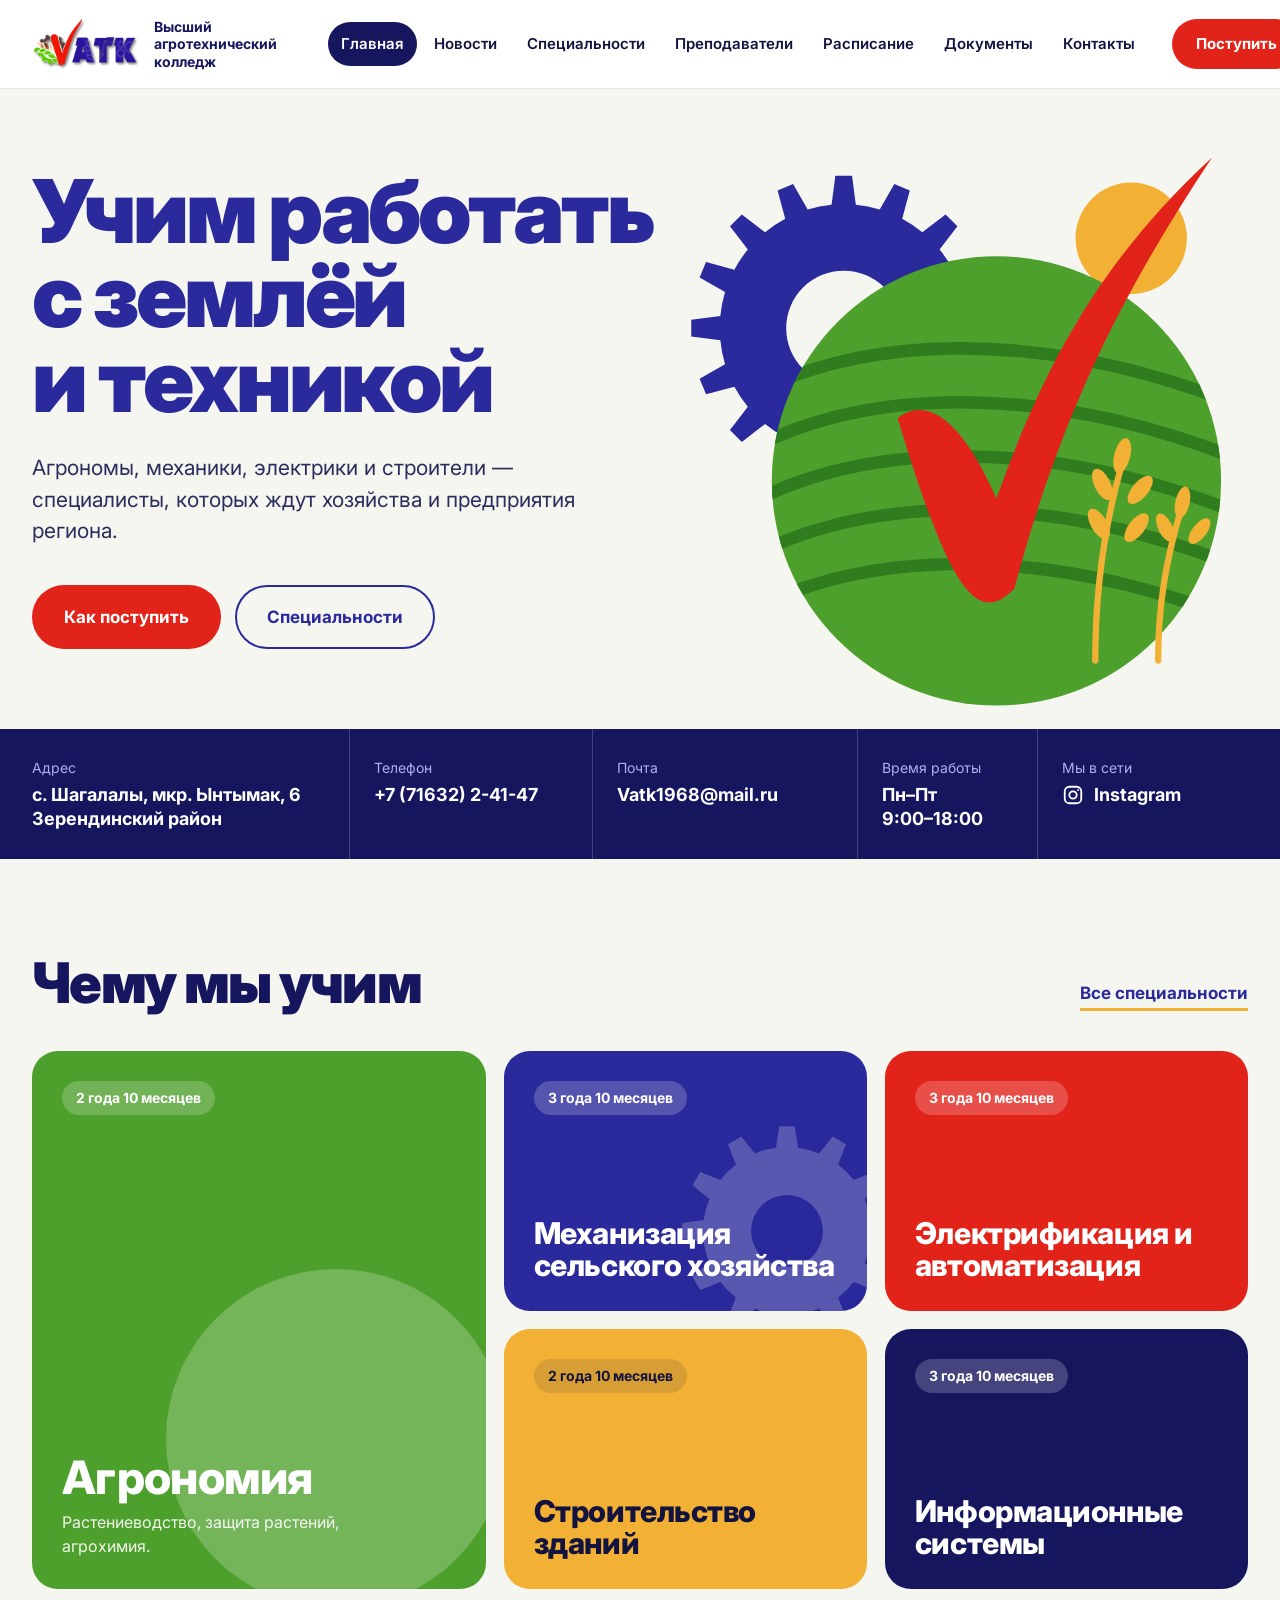
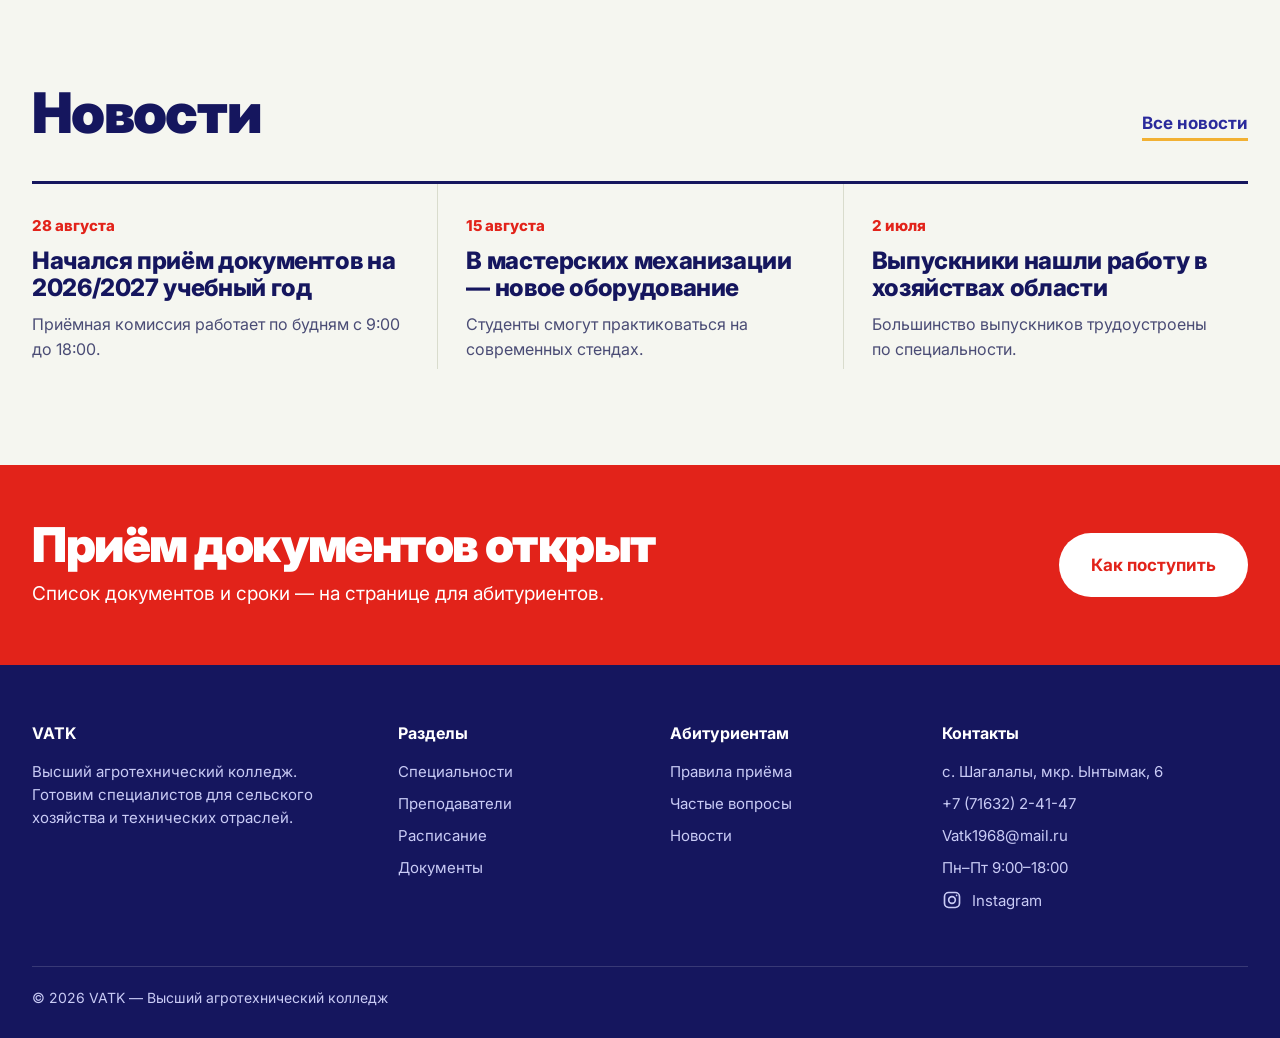
<file: index.html>
<!DOCTYPE html>
<html lang="ru">
<head>
<meta charset="UTF-8">
<meta name="viewport" content="width=device-width, initial-scale=1">
<title>VATK — Высший агротехнический колледж</title>
<meta name="description" content="Высший агротехнический колледж (VATK): агрономия, механизация, электрификация, строительство. Приём документов открыт.">
<link rel="icon" href="images/logo.png">
<link rel="preconnect" href="https://fonts.googleapis.com">
<link rel="preconnect" href="https://fonts.gstatic.com" crossorigin>
<link href="https://fonts.googleapis.com/css2?family=Inter:opsz,wght@14..32,400..900&display=swap" rel="stylesheet">
<link rel="stylesheet" href="css/style.css">
</head>
<body>
<header class="site">
  <div class="wrap bar">
    <a class="brand" href="index.html" aria-label="VATK — на главную"><img src="images/logo.png" alt="VATK"><span>Высший агротехнический колледж</span></a>
    <nav class="main" aria-label="Основное меню"><a href="index.html">Главная</a><a href="news.html">Новости</a><a href="specialties.html">Специальности</a><a href="teachers.html">Преподаватели</a><a href="schedule.html">Расписание</a><a href="documents.html">Документы</a><a href="contacts.html">Контакты</a><a class="cta-m" href="admissions.html">Поступить</a></nav>
    <a class="cta" href="admissions.html">Поступить</a>
    <button class="burger" aria-label="Открыть меню" aria-expanded="false"><span></span></button>
  </div>
</header>
<section class="hero">
  <div class="wrap">
    <div>
      <h1>Учим работать с&nbsp;землёй и&nbsp;техникой</h1>
      <p class="lede">Агрономы, механики, электрики и строители — специалисты, которых ждут хозяйства и предприятия региона.</p>
      <div class="btns"><a class="btn red" href="admissions.html">Как поступить</a><a class="btn line" href="specialties.html">Специальности</a></div>
    </div>
    <div class="art">
      <svg viewBox="0 0 640 640" xmlns="http://www.w3.org/2000/svg" role="img" aria-label="Шестерёнка, поле, колосья и красная галочка">
        <defs><clipPath id="fieldclip"><circle cx="360" cy="400" r="250"/></clipPath></defs>
        <circle cx="510" cy="130" r="62" fill="#f2b134"/>
        <path d="M176.5 92.7L180.7 60.3L199.3 60.3L203.5 92.7A138 138 0 0 1 230.1 97.9L230.1 97.9L246.3 69.6L263.6 76.8L255.1 108.3A138 138 0 0 1 277.5 123.3L277.5 123.3L303.4 103.4L316.6 116.6L296.7 142.5A138 138 0 0 1 311.7 164.9L311.7 164.9L343.2 156.4L350.4 173.7L322.1 189.9A138 138 0 0 1 327.3 216.5L327.3 216.5L359.7 220.7L359.7 239.3L327.3 243.5A138 138 0 0 1 322.1 270.1L322.1 270.1L350.4 286.3L343.2 303.6L311.7 295.1A138 138 0 0 1 296.7 317.5L296.7 317.5L316.6 343.4L303.4 356.6L277.5 336.7A138 138 0 0 1 255.1 351.7L255.1 351.7L263.6 383.2L246.3 390.4L230.1 362.1A138 138 0 0 1 203.5 367.3L203.5 367.3L199.3 399.7L180.7 399.7L176.5 367.3A138 138 0 0 1 149.9 362.1L149.9 362.1L133.7 390.4L116.4 383.2L124.9 351.7A138 138 0 0 1 102.5 336.7L102.5 336.7L76.6 356.6L63.4 343.4L83.3 317.5A138 138 0 0 1 68.3 295.1L68.3 295.1L36.8 303.6L29.6 286.3L57.9 270.1A138 138 0 0 1 52.7 243.5L52.7 243.5L20.3 239.3L20.3 220.7L52.7 216.5A138 138 0 0 1 57.9 189.9L57.9 189.9L29.6 173.7L36.8 156.4L68.3 164.9A138 138 0 0 1 83.3 142.5L83.3 142.5L63.4 116.6L76.6 103.4L102.5 123.3A138 138 0 0 1 124.9 108.3L124.9 108.3L116.4 76.8L133.7 69.6L149.9 97.9A138 138 0 0 1 176.5 92.7ZM254 230A64 64 0 1 0 126 230A64 64 0 1 0 254 230Z" fill="#2a2a9c" fill-rule="evenodd"/>
        <circle cx="360" cy="400" r="250" fill="#4ea02c"/>
        <g clip-path="url(#fieldclip)" fill="none" stroke="#2f7d1f" stroke-width="14" stroke-linecap="round">
          <path d="M60 560 C 200 470, 420 470, 640 560"/><path d="M60 500 C 200 410, 420 410, 640 500"/>
          <path d="M60 440 C 200 350, 420 350, 640 440"/><path d="M60 380 C 200 290, 420 290, 640 380"/>
          <path d="M60 320 C 200 230, 420 230, 640 320"/>
        </g>
        <g stroke="#f2b134" stroke-width="7" stroke-linecap="round" fill="#f2b134">
          <path d="M470 600 C 470 520, 480 450, 500 380" fill="none"/>
          <ellipse cx="500" cy="372" rx="9" ry="20" transform="rotate(14 500 372)" stroke="none"/>
          <ellipse cx="478" cy="404" rx="9" ry="19" transform="rotate(-26 478 404)" stroke="none"/>
          <ellipse cx="520" cy="410" rx="9" ry="19" transform="rotate(40 520 410)" stroke="none"/>
          <ellipse cx="474" cy="448" rx="9" ry="19" transform="rotate(-30 474 448)" stroke="none"/>
          <ellipse cx="516" cy="452" rx="9" ry="19" transform="rotate(38 516 452)" stroke="none"/>
          <path d="M540 600 C 540 540, 548 490, 566 430" fill="none"/>
          <ellipse cx="567" cy="424" rx="8" ry="18" transform="rotate(12 567 424)" stroke="none"/>
          <ellipse cx="548" cy="452" rx="8" ry="17" transform="rotate(-26 548 452)" stroke="none"/>
          <ellipse cx="586" cy="456" rx="8" ry="17" transform="rotate(38 586 456)" stroke="none"/>
        </g>
        <path d="M250 330 C 290 300, 330 350, 360 420 C 410 280, 470 160, 600 40 C 500 190, 430 330, 380 520 C 340 560, 310 530, 250 330 Z" fill="#e2231a"/>
      </svg>
    </div>
  </div>
</section>
<section class="info">
  <div class="wrap">
    <div class="c"><small>Адрес</small><b>с. Шагалалы, мкр. Ынтымак, 6<br>Зерендинский район</b></div>
    <div class="c"><small>Телефон</small><a href="tel:+77163224147"><b>+7 (71632) 2-41-47</b></a></div>
    <div class="c"><small>Почта</small><a href="mailto:Vatk1968@mail.ru"><b>Vatk1968@mail.ru</b></a></div>
    <div class="c"><small>Время работы</small><b>Пн–Пт<br>9:00–18:00</b></div>
    <div class="c"><small>Мы в сети</small><a href="https://www.instagram.com/vatk1968" target="_blank" rel="noopener"><b class="ig"><svg width="22" height="22" viewBox="0 0 24 24" fill="none" stroke="currentColor" stroke-width="2" stroke-linecap="round" stroke-linejoin="round" aria-hidden="true"><rect x="3" y="3" width="18" height="18" rx="5"/><circle cx="12" cy="12" r="4"/><circle cx="17.5" cy="6.5" r="1" fill="currentColor" stroke="none"/></svg>Instagram</b></a></div>
  </div>
</section>
<section class="s">
  <div class="wrap">
    <div class="head"><h2>Чему мы учим</h2><a href="specialties.html">Все специальности</a></div>
    <div class="tiles">
      <a class="tile t1" href="specialties.html">
        <span class="term">2 года 10 месяцев</span>
        <div><h3>Агрономия</h3><p>Растениеводство, защита растений, агрохимия.</p></div>
        <svg class="deco" width="360" height="360" viewBox="0 0 360 360" aria-hidden="true"><circle cx="180" cy="180" r="170" fill="#fff"/></svg>
      </a>
      <a class="tile t2" href="specialties.html"><span class="term">3 года 10 месяцев</span><div><h3>Механизация сельского хозяйства</h3></div>
        <svg class="deco" width="220" height="220" viewBox="0 0 220 220" aria-hidden="true"><path d="M99.0 26.7L102.3 5.3L117.7 5.3L121.0 26.7A84 84 0 0 1 142.1 32.4L142.1 32.4L155.7 15.5L169.0 23.2L161.1 43.4A84 84 0 0 1 176.6 58.9L176.6 58.9L196.8 51.0L204.5 64.3L187.6 77.9A84 84 0 0 1 193.3 99.0L193.3 99.0L214.7 102.3L214.7 117.7L193.3 121.0A84 84 0 0 1 187.6 142.1L187.6 142.1L204.5 155.7L196.8 169.0L176.6 161.1A84 84 0 0 1 161.1 176.6L161.1 176.6L169.0 196.8L155.7 204.5L142.1 187.6A84 84 0 0 1 121.0 193.3L121.0 193.3L117.7 214.7L102.3 214.7L99.0 193.3A84 84 0 0 1 77.9 187.6L77.9 187.6L64.3 204.5L51.0 196.8L58.9 176.6A84 84 0 0 1 43.4 161.1L43.4 161.1L23.2 169.0L15.5 155.7L32.4 142.1A84 84 0 0 1 26.7 121.0L26.7 121.0L5.3 117.7L5.3 102.3L26.7 99.0A84 84 0 0 1 32.4 77.9L32.4 77.9L15.5 64.3L23.2 51.0L43.4 58.9A84 84 0 0 1 58.9 43.4L58.9 43.4L51.0 23.2L64.3 15.5L77.9 32.4A84 84 0 0 1 99.0 26.7ZM146 110A36 36 0 1 0 74 110A36 36 0 1 0 146 110Z" fill="#fff" fill-rule="evenodd"/></svg></a>
      <a class="tile t3" href="specialties.html"><span class="term">3 года 10 месяцев</span><div><h3>Электрификация и автоматизация</h3></div></a>
      <a class="tile t4" href="specialties.html"><span class="term">2 года 10 месяцев</span><div><h3>Строительство зданий</h3></div></a>
      <a class="tile t5" href="specialties.html"><span class="term">3 года 10 месяцев</span><div><h3>Информационные системы</h3></div></a>
    </div>
  </div>
</section>
<section class="s">
  <div class="wrap">
    <div class="head"><h2>Новости</h2><a href="news.html">Все новости</a></div>
    <div class="news">
      <article><time>28 августа</time><h3>Начался приём документов на 2026/2027 учебный год</h3><p>Приёмная комиссия работает по будням с 9:00 до 18:00.</p></article>
      <article><time>15 августа</time><h3>В мастерских механизации — новое оборудование</h3><p>Студенты смогут практиковаться на современных стендах.</p></article>
      <article><time>2 июля</time><h3>Выпускники нашли работу в хозяйствах области</h3><p>Большинство выпускников трудоустроены по специальности.</p></article>
    </div>
  </div>
</section>
<section class="band">
  <div class="wrap">
    <div><h2>Приём документов открыт</h2><p>Список документов и сроки — на странице для абитуриентов.</p></div>
    <a class="btn white" href="admissions.html">Как поступить</a>
  </div>
</section>
<footer class="site">
  <div class="wrap">
    <div class="fg">
      <div><h4>VATK</h4><p style="max-width:22em;font-size:15px">Высший агротехнический колледж. Готовим специалистов для сельского хозяйства и технических отраслей.</p></div>
      <div><h4>Разделы</h4><ul><li><a href="specialties.html">Специальности</a></li><li><a href="teachers.html">Преподаватели</a></li><li><a href="schedule.html">Расписание</a></li><li><a href="documents.html">Документы</a></li></ul></div>
      <div><h4>Абитуриентам</h4><ul><li><a href="admissions.html">Правила приёма</a></li><li><a href="admissions.html#faq">Частые вопросы</a></li><li><a href="news.html">Новости</a></li></ul></div>
      <div><h4>Контакты</h4><ul>
        <li>с. Шагалалы, мкр. Ынтымак, 6</li>
        <li><a href="tel:+77163224147">+7 (71632) 2-41-47</a></li>
        <li><a href="mailto:Vatk1968@mail.ru">Vatk1968@mail.ru</a></li>
        <li>Пн–Пт 9:00–18:00</li>
        <li><a class="ig" href="https://www.instagram.com/vatk1968" target="_blank" rel="noopener" aria-label="Instagram колледжа"><svg width="20" height="20" viewBox="0 0 24 24" fill="none" stroke="currentColor" stroke-width="2" stroke-linecap="round" stroke-linejoin="round" aria-hidden="true"><rect x="3" y="3" width="18" height="18" rx="5"/><circle cx="12" cy="12" r="4"/><circle cx="17.5" cy="6.5" r="1" fill="currentColor" stroke="none"/></svg><span>Instagram</span></a></li>
      </ul></div>
    </div>
    <div class="copy">© 2026 VATK — Высший агротехнический колледж</div>
  </div>
</footer>
<script src="js/main.js"></script>
</body>
</html>
</file>
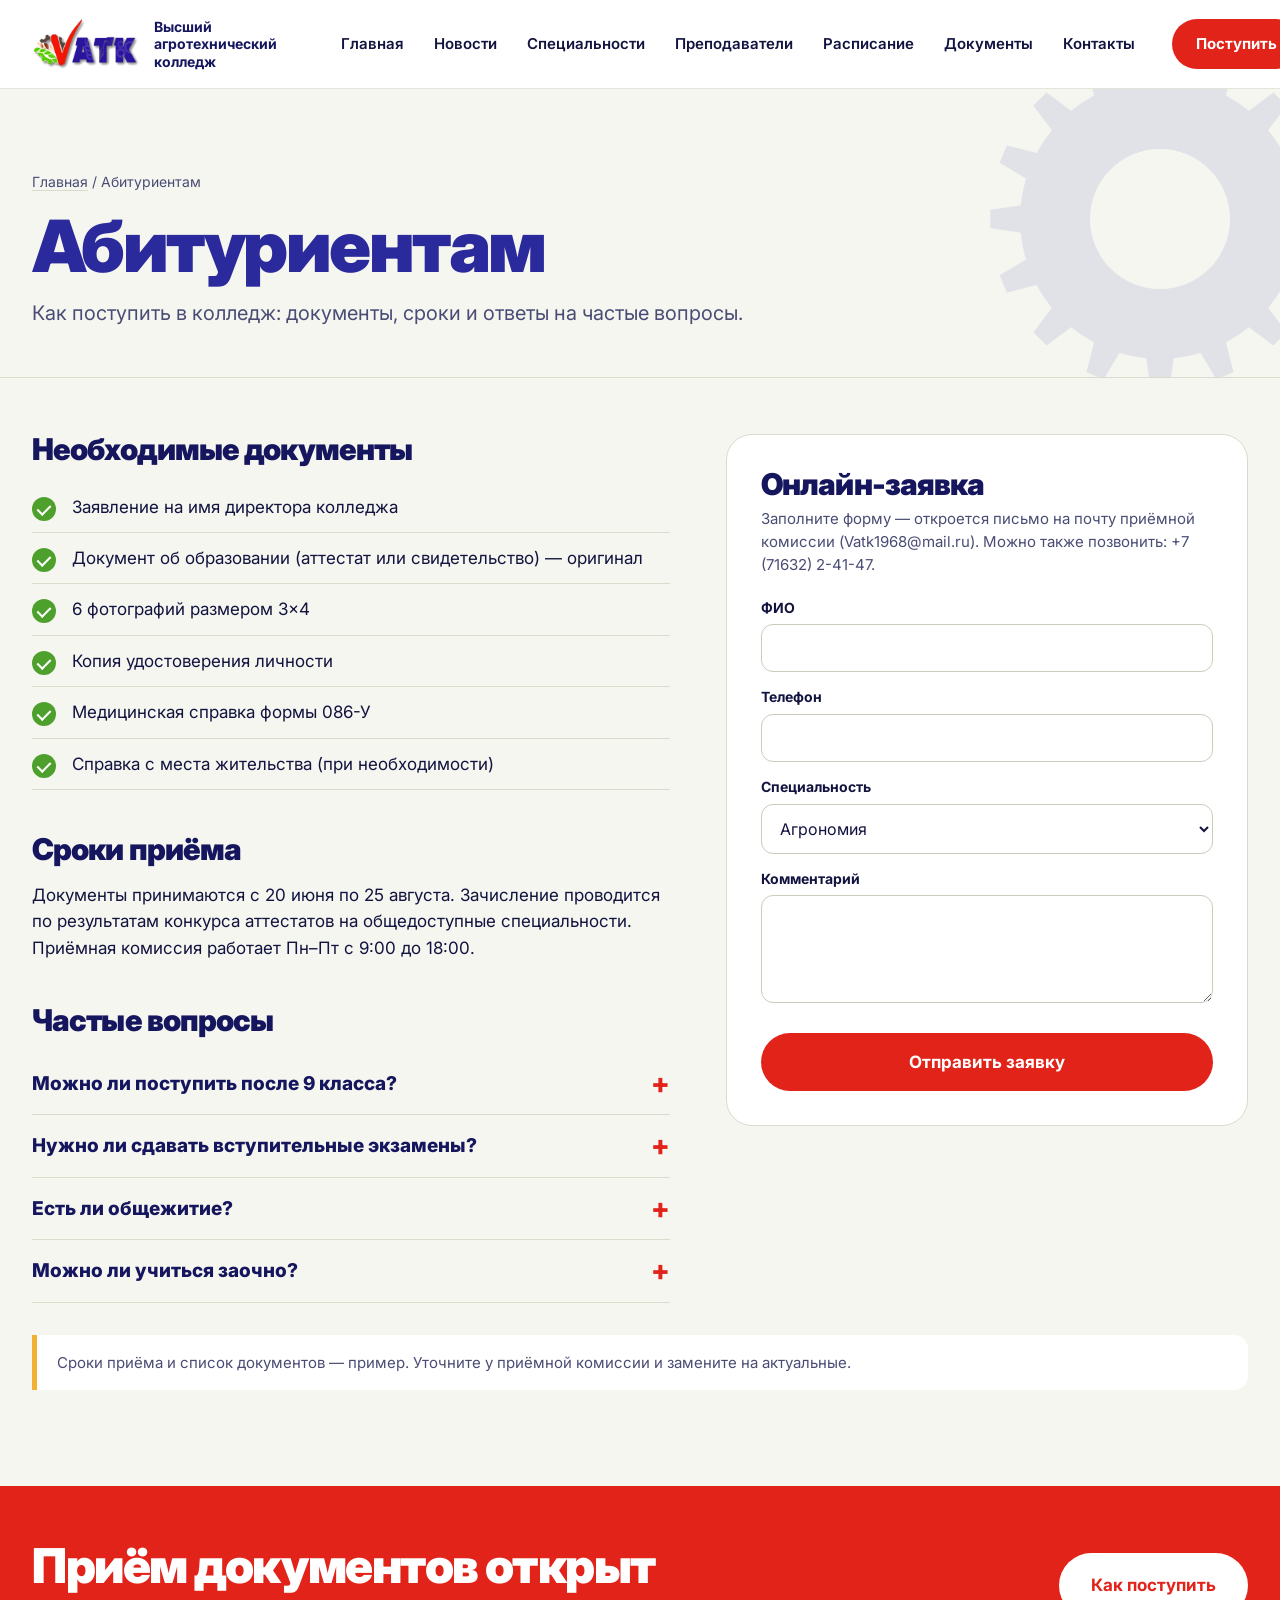
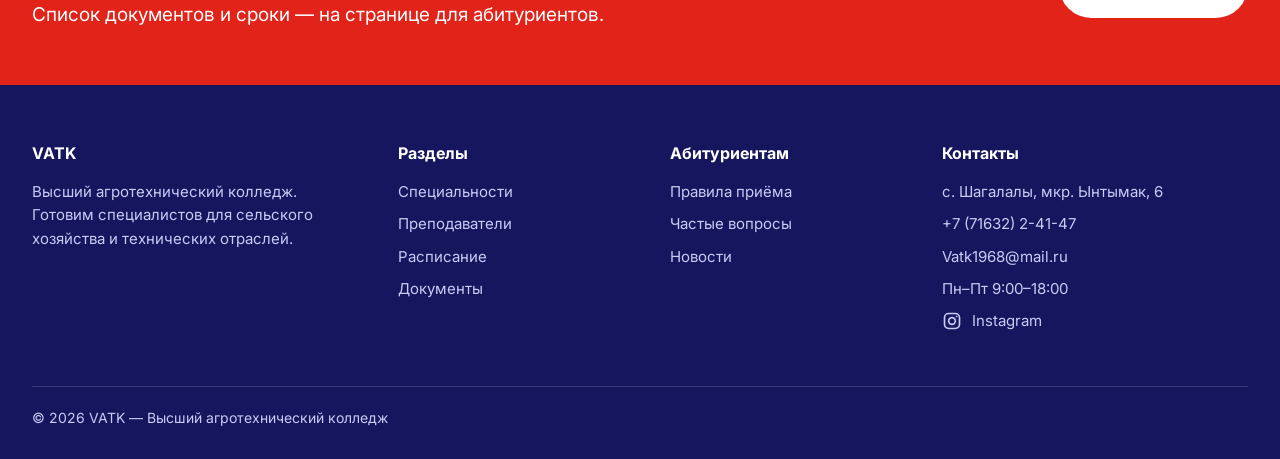
<file: admissions.html>
<!DOCTYPE html>
<html lang="ru">
<head>
<meta charset="UTF-8">
<meta name="viewport" content="width=device-width, initial-scale=1">
<title>Абитуриентам — VATK</title>
<meta name="description" content="Как поступить в Высший агротехнический колледж: документы, сроки, частые вопросы и онлайн-заявка.">
<link rel="icon" href="images/logo.png">
<link rel="preconnect" href="https://fonts.googleapis.com">
<link rel="preconnect" href="https://fonts.gstatic.com" crossorigin>
<link href="https://fonts.googleapis.com/css2?family=Inter:opsz,wght@14..32,400..900&display=swap" rel="stylesheet">
<link rel="stylesheet" href="css/style.css">
</head>
<body>
<header class="site">
  <div class="wrap bar">
    <a class="brand" href="index.html" aria-label="VATK — на главную"><img src="images/logo.png" alt="VATK"><span>Высший агротехнический колледж</span></a>
    <nav class="main" aria-label="Основное меню"><a href="index.html">Главная</a><a href="news.html">Новости</a><a href="specialties.html">Специальности</a><a href="teachers.html">Преподаватели</a><a href="schedule.html">Расписание</a><a href="documents.html">Документы</a><a href="contacts.html">Контакты</a><a class="cta-m" href="admissions.html">Поступить</a></nav>
    <a class="cta" href="admissions.html">Поступить</a>
    <button class="burger" aria-label="Открыть меню" aria-expanded="false"><span></span></button>
  </div>
</header>
<div class="pagehead">
  <svg class="deco" viewBox="0 0 360 360" aria-hidden="true"><path d="M166.3 40.7L170.7 10.3L189.3 10.3L193.7 40.7A140 140 0 0 1 220.6 46.0L220.6 46.0L236.3 19.6L253.6 26.8L246.0 56.5A140 140 0 0 1 268.8 71.8L268.8 71.8L293.4 53.4L306.6 66.6L288.2 91.2A140 140 0 0 1 303.5 114.0L303.5 114.0L333.2 106.4L340.4 123.7L314.0 139.4A140 140 0 0 1 319.3 166.3L319.3 166.3L349.7 170.7L349.7 189.3L319.3 193.7A140 140 0 0 1 314.0 220.6L314.0 220.6L340.4 236.3L333.2 253.6L303.5 246.0A140 140 0 0 1 288.2 268.8L288.2 268.8L306.6 293.4L293.4 306.6L268.8 288.2A140 140 0 0 1 246.0 303.5L246.0 303.5L253.6 333.2L236.3 340.4L220.6 314.0A140 140 0 0 1 193.7 319.3L193.7 319.3L189.3 349.7L170.7 349.7L166.3 319.3A140 140 0 0 1 139.4 314.0L139.4 314.0L123.7 340.4L106.4 333.2L114.0 303.5A140 140 0 0 1 91.2 288.2L91.2 288.2L66.6 306.6L53.4 293.4L71.8 268.8A140 140 0 0 1 56.5 246.0L56.5 246.0L26.8 253.6L19.6 236.3L46.0 220.6A140 140 0 0 1 40.7 193.7L40.7 193.7L10.3 189.3L10.3 170.7L40.7 166.3A140 140 0 0 1 46.0 139.4L46.0 139.4L19.6 123.7L26.8 106.4L56.5 114.0A140 140 0 0 1 71.8 91.2L71.8 91.2L53.4 66.6L66.6 53.4L91.2 71.8A140 140 0 0 1 114.0 56.5L114.0 56.5L106.4 26.8L123.7 19.6L139.4 46.0A140 140 0 0 1 166.3 40.7ZM250 180A70 70 0 1 0 110 180A70 70 0 1 0 250 180Z" fill="#2a2a9c" fill-rule="evenodd"/></svg>
  <div class="wrap">
    <p class="crumbs"><a href="index.html">Главная</a> / Абитуриентам</p>
    <h1>Абитуриентам</h1>
    <p>Как поступить в колледж: документы, сроки и ответы на частые вопросы.</p>
  </div>
</div>
<main class="inner"><div class="wrap">
<div class="two">
  <div>
    <h2 class="sub">Необходимые документы</h2>
    <ul class="check"><li>Заявление на имя директора колледжа</li><li>Документ об образовании (аттестат или свидетельство) — оригинал</li><li>6 фотографий размером 3×4</li><li>Копия удостоверения личности</li><li>Медицинская справка формы 086-У</li><li>Справка с места жительства (при необходимости)</li></ul>
    <h2 class="sub">Сроки приёма</h2>
    <p>Документы принимаются с 20 июня по 25 августа. Зачисление проводится по результатам конкурса аттестатов на общедоступные специальности. Приёмная комиссия работает Пн–Пт с 9:00 до 18:00.</p>
    <h2 class="sub" id="faq">Частые вопросы</h2>
    <details class="faq"><summary>Можно ли поступить после 9 класса?</summary><p>Да, часть специальностей доступна на базе 9 классов — срок обучения по ним больше, чем при поступлении после 11 класса.</p></details><details class="faq"><summary>Нужно ли сдавать вступительные экзамены?</summary><p>На большинство специальностей зачисление идёт по среднему баллу аттестата. Уточняйте требования для вашей специальности у приёмной комиссии.</p></details><details class="faq"><summary>Есть ли общежитие?</summary><p>Да, иногородним студентам предоставляется место в общежитии при наличии свободных мест.</p></details><details class="faq"><summary>Можно ли учиться заочно?</summary><p>Да, по ряду специальностей открыта заочная форма обучения — расписание сессий уточняйте в учебной части.</p></details>
  </div>
  <div class="formbox">
    <h2 class="sub">Онлайн-заявка</h2>
    <p>Заполните форму — откроется письмо на почту приёмной комиссии (Vatk1968@mail.ru). Можно также позвонить: +7 (71632) 2-41-47.</p>
    <form id="admission-form">
      <label for="fio">ФИО</label><input id="fio" name="fio" type="text" required autocomplete="name">
      <label for="phone">Телефон</label><input id="phone" name="phone" type="tel" required autocomplete="tel">
      <label for="spec">Специальность</label><select id="spec" name="spec"><option>Агрономия</option><option>Механизация сельского хозяйства</option><option>Электрификация и автоматизация сельского хозяйства</option><option>Строительство и эксплуатация зданий и сооружений</option><option>Ветеринария</option><option>Информационные системы</option><option>Экономика и бухгалтерский учёт (в АПК)</option></select>
      <label for="msg">Комментарий</label><textarea id="msg" name="msg" rows="4"></textarea>
      <button type="submit" class="btn red">Отправить заявку</button>
      <p id="form-note"></p>
    </form>
  </div>
</div>
<p class="note">Сроки приёма и список документов — пример. Уточните у приёмной комиссии и замените на актуальные.</p>
</div></main>
<section class="band">
  <div class="wrap">
    <div><h2>Приём документов открыт</h2><p>Список документов и сроки — на странице для абитуриентов.</p></div>
    <a class="btn white" href="admissions.html">Как поступить</a>
  </div>
</section>
<footer class="site">
  <div class="wrap">
    <div class="fg">
      <div><h4>VATK</h4><p style="max-width:22em;font-size:15px">Высший агротехнический колледж. Готовим специалистов для сельского хозяйства и технических отраслей.</p></div>
      <div><h4>Разделы</h4><ul><li><a href="specialties.html">Специальности</a></li><li><a href="teachers.html">Преподаватели</a></li><li><a href="schedule.html">Расписание</a></li><li><a href="documents.html">Документы</a></li></ul></div>
      <div><h4>Абитуриентам</h4><ul><li><a href="admissions.html">Правила приёма</a></li><li><a href="admissions.html#faq">Частые вопросы</a></li><li><a href="news.html">Новости</a></li></ul></div>
      <div><h4>Контакты</h4><ul>
        <li>с. Шагалалы, мкр. Ынтымак, 6</li>
        <li><a href="tel:+77163224147">+7 (71632) 2-41-47</a></li>
        <li><a href="mailto:Vatk1968@mail.ru">Vatk1968@mail.ru</a></li>
        <li>Пн–Пт 9:00–18:00</li>
        <li><a class="ig" href="https://www.instagram.com/vatk1968" target="_blank" rel="noopener" aria-label="Instagram колледжа"><svg width="20" height="20" viewBox="0 0 24 24" fill="none" stroke="currentColor" stroke-width="2" stroke-linecap="round" stroke-linejoin="round" aria-hidden="true"><rect x="3" y="3" width="18" height="18" rx="5"/><circle cx="12" cy="12" r="4"/><circle cx="17.5" cy="6.5" r="1" fill="currentColor" stroke="none"/></svg><span>Instagram</span></a></li>
      </ul></div>
    </div>
    <div class="copy">© 2026 VATK — Высший агротехнический колледж</div>
  </div>
</footer>
<script src="js/main.js"></script>
</body>
</html>
</file>
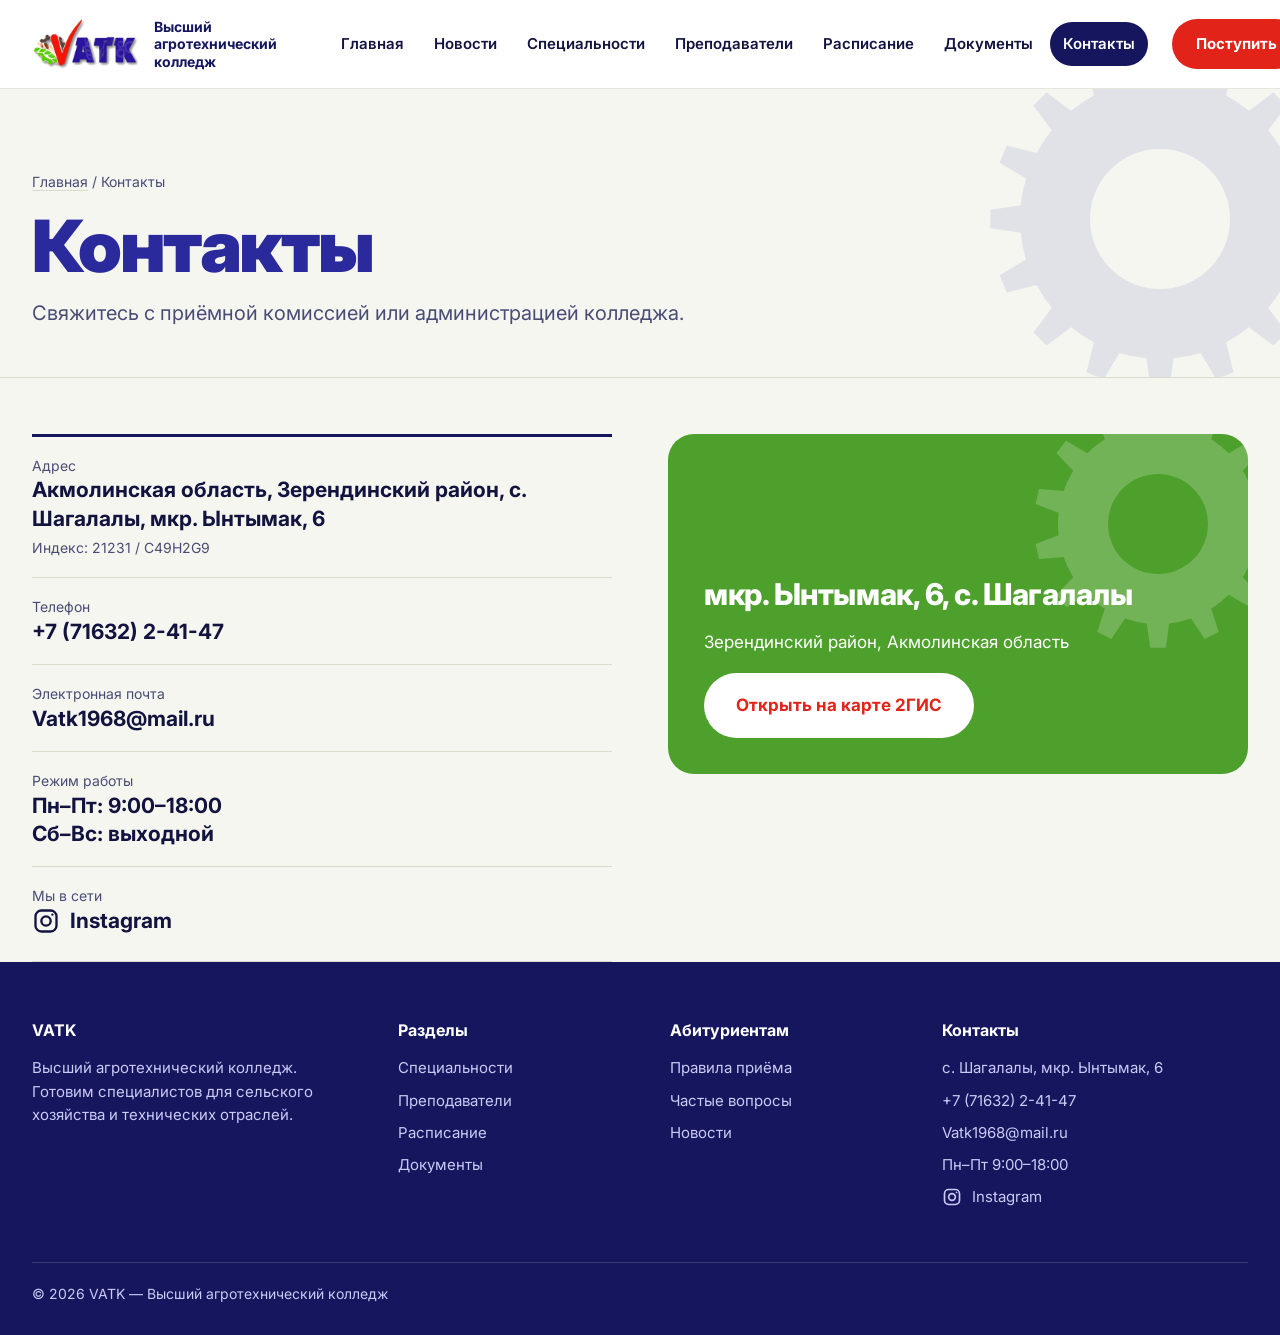
<file: contacts.html>
<!DOCTYPE html>
<html lang="ru">
<head>
<meta charset="UTF-8">
<meta name="viewport" content="width=device-width, initial-scale=1">
<title>Контакты — VATK</title>
<meta name="description" content="Контакты Высшего агротехнического колледжа: адрес, телефон, почта, режим работы.">
<link rel="icon" href="images/logo.png">
<link rel="preconnect" href="https://fonts.googleapis.com">
<link rel="preconnect" href="https://fonts.gstatic.com" crossorigin>
<link href="https://fonts.googleapis.com/css2?family=Inter:opsz,wght@14..32,400..900&display=swap" rel="stylesheet">
<link rel="stylesheet" href="css/style.css">
</head>
<body>
<header class="site">
  <div class="wrap bar">
    <a class="brand" href="index.html" aria-label="VATK — на главную"><img src="images/logo.png" alt="VATK"><span>Высший агротехнический колледж</span></a>
    <nav class="main" aria-label="Основное меню"><a href="index.html">Главная</a><a href="news.html">Новости</a><a href="specialties.html">Специальности</a><a href="teachers.html">Преподаватели</a><a href="schedule.html">Расписание</a><a href="documents.html">Документы</a><a href="contacts.html">Контакты</a><a class="cta-m" href="admissions.html">Поступить</a></nav>
    <a class="cta" href="admissions.html">Поступить</a>
    <button class="burger" aria-label="Открыть меню" aria-expanded="false"><span></span></button>
  </div>
</header>
<div class="pagehead">
  <svg class="deco" viewBox="0 0 360 360" aria-hidden="true"><path d="M166.3 40.7L170.7 10.3L189.3 10.3L193.7 40.7A140 140 0 0 1 220.6 46.0L220.6 46.0L236.3 19.6L253.6 26.8L246.0 56.5A140 140 0 0 1 268.8 71.8L268.8 71.8L293.4 53.4L306.6 66.6L288.2 91.2A140 140 0 0 1 303.5 114.0L303.5 114.0L333.2 106.4L340.4 123.7L314.0 139.4A140 140 0 0 1 319.3 166.3L319.3 166.3L349.7 170.7L349.7 189.3L319.3 193.7A140 140 0 0 1 314.0 220.6L314.0 220.6L340.4 236.3L333.2 253.6L303.5 246.0A140 140 0 0 1 288.2 268.8L288.2 268.8L306.6 293.4L293.4 306.6L268.8 288.2A140 140 0 0 1 246.0 303.5L246.0 303.5L253.6 333.2L236.3 340.4L220.6 314.0A140 140 0 0 1 193.7 319.3L193.7 319.3L189.3 349.7L170.7 349.7L166.3 319.3A140 140 0 0 1 139.4 314.0L139.4 314.0L123.7 340.4L106.4 333.2L114.0 303.5A140 140 0 0 1 91.2 288.2L91.2 288.2L66.6 306.6L53.4 293.4L71.8 268.8A140 140 0 0 1 56.5 246.0L56.5 246.0L26.8 253.6L19.6 236.3L46.0 220.6A140 140 0 0 1 40.7 193.7L40.7 193.7L10.3 189.3L10.3 170.7L40.7 166.3A140 140 0 0 1 46.0 139.4L46.0 139.4L19.6 123.7L26.8 106.4L56.5 114.0A140 140 0 0 1 71.8 91.2L71.8 91.2L53.4 66.6L66.6 53.4L91.2 71.8A140 140 0 0 1 114.0 56.5L114.0 56.5L106.4 26.8L123.7 19.6L139.4 46.0A140 140 0 0 1 166.3 40.7ZM250 180A70 70 0 1 0 110 180A70 70 0 1 0 250 180Z" fill="#2a2a9c" fill-rule="evenodd"/></svg>
  <div class="wrap">
    <p class="crumbs"><a href="index.html">Главная</a> / Контакты</p>
    <h1>Контакты</h1>
    <p>Свяжитесь с приёмной комиссией или администрацией колледжа.</p>
  </div>
</div>
<main class="inner"><div class="wrap">
<div class="contacts">
  <div class="clist">
    <div><small>Адрес</small><b>Акмолинская область, Зерендинский район, с. Шагалалы, мкр. Ынтымак, 6</b><br><small style="margin-top:4px">Индекс: 21231 / C49H2G9</small></div>
    <div><small>Телефон</small><a href="tel:+77163224147"><b>+7 (71632) 2-41-47</b></a></div>
    <div><small>Электронная почта</small><a href="mailto:Vatk1968@mail.ru"><b>Vatk1968@mail.ru</b></a></div>
    <div><small>Режим работы</small><b>Пн–Пт: 9:00–18:00<br>Сб–Вс: выходной</b></div>
    <div><small>Мы в сети</small><a class="ig" href="https://www.instagram.com/vatk1968" target="_blank" rel="noopener" aria-label="Instagram колледжа"><b class="ig"><svg width="28" height="28" viewBox="0 0 24 24" fill="none" stroke="currentColor" stroke-width="2" stroke-linecap="round" stroke-linejoin="round" aria-hidden="true"><rect x="3" y="3" width="18" height="18" rx="5"/><circle cx="12" cy="12" r="4"/><circle cx="17.5" cy="6.5" r="1" fill="currentColor" stroke="none"/></svg>Instagram</b></a></div>
  </div>
  <div class="mapcard">
    <svg class="deco" width="260" height="260" viewBox="0 0 260 260" aria-hidden="true"><path d="M118.8 30.6L122.2 6.2L137.8 6.2L141.2 30.6A100 100 0 0 1 163.0 35.6L163.0 35.6L176.7 15.1L190.7 21.9L183.2 45.3A100 100 0 0 1 200.7 59.3L200.7 59.3L221.9 46.8L231.6 58.9L214.7 76.8A100 100 0 0 1 224.4 97.0L224.4 97.0L248.9 94.9L252.4 110.1L229.4 118.8A100 100 0 0 1 229.4 141.2L229.4 141.2L252.4 149.9L248.9 165.1L224.4 163.0A100 100 0 0 1 214.7 183.2L214.7 183.2L231.6 201.1L221.9 213.2L200.7 200.7A100 100 0 0 1 183.2 214.7L183.2 214.7L190.7 238.1L176.7 244.9L163.0 224.4A100 100 0 0 1 141.2 229.4L141.2 229.4L137.8 253.8L122.2 253.8L118.8 229.4A100 100 0 0 1 97.0 224.4L97.0 224.4L83.3 244.9L69.3 238.1L76.8 214.7A100 100 0 0 1 59.3 200.7L59.3 200.7L38.1 213.2L28.4 201.1L45.3 183.2A100 100 0 0 1 35.6 163.0L35.6 163.0L11.1 165.1L7.6 149.9L30.6 141.2A100 100 0 0 1 30.6 118.8L30.6 118.8L7.6 110.1L11.1 94.9L35.6 97.0A100 100 0 0 1 45.3 76.8L45.3 76.8L28.4 58.9L38.1 46.8L59.3 59.3A100 100 0 0 1 76.8 45.3L76.8 45.3L69.3 21.9L83.3 15.1L97.0 35.6A100 100 0 0 1 118.8 30.6ZM180 130A50 50 0 1 0 80 130A50 50 0 1 0 180 130Z" fill="#fff" fill-rule="evenodd"/></svg>
    <h3>мкр. Ынтымак, 6, с. Шагалалы</h3>
    <p>Зерендинский район, Акмолинская область</p>
    <a class="btn white" href="https://2gis.kz/kokshetau/geo/70030076242196310" target="_blank" rel="noopener">Открыть на карте 2ГИС</a>
  </div>
</div>
</div></main>
<footer class="site">
  <div class="wrap">
    <div class="fg">
      <div><h4>VATK</h4><p style="max-width:22em;font-size:15px">Высший агротехнический колледж. Готовим специалистов для сельского хозяйства и технических отраслей.</p></div>
      <div><h4>Разделы</h4><ul><li><a href="specialties.html">Специальности</a></li><li><a href="teachers.html">Преподаватели</a></li><li><a href="schedule.html">Расписание</a></li><li><a href="documents.html">Документы</a></li></ul></div>
      <div><h4>Абитуриентам</h4><ul><li><a href="admissions.html">Правила приёма</a></li><li><a href="admissions.html#faq">Частые вопросы</a></li><li><a href="news.html">Новости</a></li></ul></div>
      <div><h4>Контакты</h4><ul>
        <li>с. Шагалалы, мкр. Ынтымак, 6</li>
        <li><a href="tel:+77163224147">+7 (71632) 2-41-47</a></li>
        <li><a href="mailto:Vatk1968@mail.ru">Vatk1968@mail.ru</a></li>
        <li>Пн–Пт 9:00–18:00</li>
        <li><a class="ig" href="https://www.instagram.com/vatk1968" target="_blank" rel="noopener" aria-label="Instagram колледжа"><svg width="20" height="20" viewBox="0 0 24 24" fill="none" stroke="currentColor" stroke-width="2" stroke-linecap="round" stroke-linejoin="round" aria-hidden="true"><rect x="3" y="3" width="18" height="18" rx="5"/><circle cx="12" cy="12" r="4"/><circle cx="17.5" cy="6.5" r="1" fill="currentColor" stroke="none"/></svg><span>Instagram</span></a></li>
      </ul></div>
    </div>
    <div class="copy">© 2026 VATK — Высший агротехнический колледж</div>
  </div>
</footer>
<script src="js/main.js"></script>
</body>
</html>
</file>
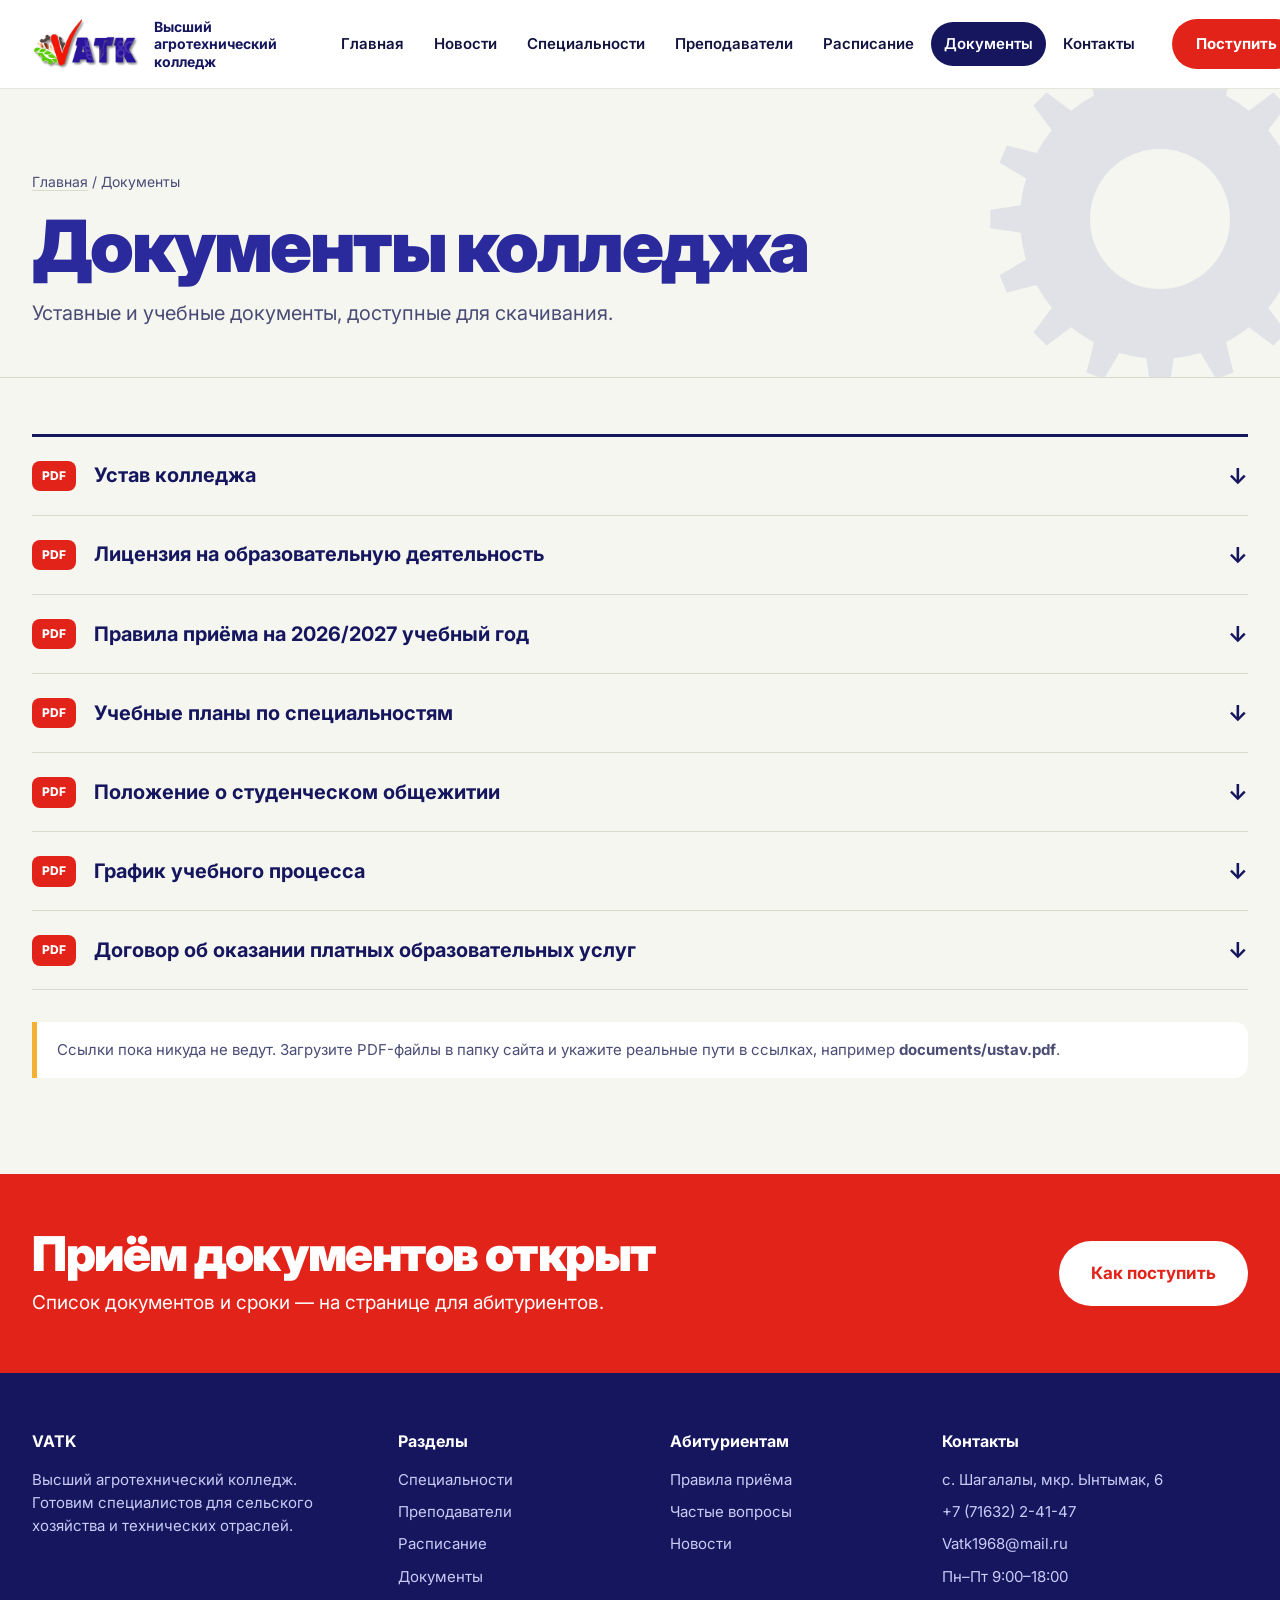
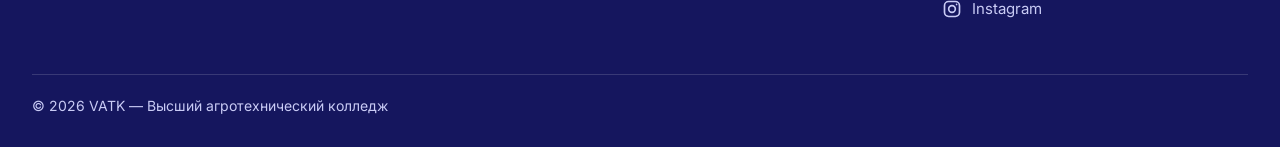
<file: documents.html>
<!DOCTYPE html>
<html lang="ru">
<head>
<meta charset="UTF-8">
<meta name="viewport" content="width=device-width, initial-scale=1">
<title>Документы — VATK</title>
<meta name="description" content="Уставные и учебные документы Высшего агротехнического колледжа.">
<link rel="icon" href="images/logo.png">
<link rel="preconnect" href="https://fonts.googleapis.com">
<link rel="preconnect" href="https://fonts.gstatic.com" crossorigin>
<link href="https://fonts.googleapis.com/css2?family=Inter:opsz,wght@14..32,400..900&display=swap" rel="stylesheet">
<link rel="stylesheet" href="css/style.css">
</head>
<body>
<header class="site">
  <div class="wrap bar">
    <a class="brand" href="index.html" aria-label="VATK — на главную"><img src="images/logo.png" alt="VATK"><span>Высший агротехнический колледж</span></a>
    <nav class="main" aria-label="Основное меню"><a href="index.html">Главная</a><a href="news.html">Новости</a><a href="specialties.html">Специальности</a><a href="teachers.html">Преподаватели</a><a href="schedule.html">Расписание</a><a href="documents.html">Документы</a><a href="contacts.html">Контакты</a><a class="cta-m" href="admissions.html">Поступить</a></nav>
    <a class="cta" href="admissions.html">Поступить</a>
    <button class="burger" aria-label="Открыть меню" aria-expanded="false"><span></span></button>
  </div>
</header>
<div class="pagehead">
  <svg class="deco" viewBox="0 0 360 360" aria-hidden="true"><path d="M166.3 40.7L170.7 10.3L189.3 10.3L193.7 40.7A140 140 0 0 1 220.6 46.0L220.6 46.0L236.3 19.6L253.6 26.8L246.0 56.5A140 140 0 0 1 268.8 71.8L268.8 71.8L293.4 53.4L306.6 66.6L288.2 91.2A140 140 0 0 1 303.5 114.0L303.5 114.0L333.2 106.4L340.4 123.7L314.0 139.4A140 140 0 0 1 319.3 166.3L319.3 166.3L349.7 170.7L349.7 189.3L319.3 193.7A140 140 0 0 1 314.0 220.6L314.0 220.6L340.4 236.3L333.2 253.6L303.5 246.0A140 140 0 0 1 288.2 268.8L288.2 268.8L306.6 293.4L293.4 306.6L268.8 288.2A140 140 0 0 1 246.0 303.5L246.0 303.5L253.6 333.2L236.3 340.4L220.6 314.0A140 140 0 0 1 193.7 319.3L193.7 319.3L189.3 349.7L170.7 349.7L166.3 319.3A140 140 0 0 1 139.4 314.0L139.4 314.0L123.7 340.4L106.4 333.2L114.0 303.5A140 140 0 0 1 91.2 288.2L91.2 288.2L66.6 306.6L53.4 293.4L71.8 268.8A140 140 0 0 1 56.5 246.0L56.5 246.0L26.8 253.6L19.6 236.3L46.0 220.6A140 140 0 0 1 40.7 193.7L40.7 193.7L10.3 189.3L10.3 170.7L40.7 166.3A140 140 0 0 1 46.0 139.4L46.0 139.4L19.6 123.7L26.8 106.4L56.5 114.0A140 140 0 0 1 71.8 91.2L71.8 91.2L53.4 66.6L66.6 53.4L91.2 71.8A140 140 0 0 1 114.0 56.5L114.0 56.5L106.4 26.8L123.7 19.6L139.4 46.0A140 140 0 0 1 166.3 40.7ZM250 180A70 70 0 1 0 110 180A70 70 0 1 0 250 180Z" fill="#2a2a9c" fill-rule="evenodd"/></svg>
  <div class="wrap">
    <p class="crumbs"><a href="index.html">Главная</a> / Документы</p>
    <h1>Документы колледжа</h1>
    <p>Уставные и учебные документы, доступные для скачивания.</p>
  </div>
</div>
<main class="inner"><div class="wrap">
<div class="docs"><a href="#"><span class="pdf">PDF</span>Устав колледжа<span class="go">↓</span></a><a href="#"><span class="pdf">PDF</span>Лицензия на образовательную деятельность<span class="go">↓</span></a><a href="#"><span class="pdf">PDF</span>Правила приёма на 2026/2027 учебный год<span class="go">↓</span></a><a href="#"><span class="pdf">PDF</span>Учебные планы по специальностям<span class="go">↓</span></a><a href="#"><span class="pdf">PDF</span>Положение о студенческом общежитии<span class="go">↓</span></a><a href="#"><span class="pdf">PDF</span>График учебного процесса<span class="go">↓</span></a><a href="#"><span class="pdf">PDF</span>Договор об оказании платных образовательных услуг<span class="go">↓</span></a></div>
<p class="note">Ссылки пока никуда не ведут. Загрузите PDF-файлы в папку сайта и укажите реальные пути в ссылках, например <b>documents/ustav.pdf</b>.</p>
</div></main>
<section class="band">
  <div class="wrap">
    <div><h2>Приём документов открыт</h2><p>Список документов и сроки — на странице для абитуриентов.</p></div>
    <a class="btn white" href="admissions.html">Как поступить</a>
  </div>
</section>
<footer class="site">
  <div class="wrap">
    <div class="fg">
      <div><h4>VATK</h4><p style="max-width:22em;font-size:15px">Высший агротехнический колледж. Готовим специалистов для сельского хозяйства и технических отраслей.</p></div>
      <div><h4>Разделы</h4><ul><li><a href="specialties.html">Специальности</a></li><li><a href="teachers.html">Преподаватели</a></li><li><a href="schedule.html">Расписание</a></li><li><a href="documents.html">Документы</a></li></ul></div>
      <div><h4>Абитуриентам</h4><ul><li><a href="admissions.html">Правила приёма</a></li><li><a href="admissions.html#faq">Частые вопросы</a></li><li><a href="news.html">Новости</a></li></ul></div>
      <div><h4>Контакты</h4><ul>
        <li>с. Шагалалы, мкр. Ынтымак, 6</li>
        <li><a href="tel:+77163224147">+7 (71632) 2-41-47</a></li>
        <li><a href="mailto:Vatk1968@mail.ru">Vatk1968@mail.ru</a></li>
        <li>Пн–Пт 9:00–18:00</li>
        <li><a class="ig" href="https://www.instagram.com/vatk1968" target="_blank" rel="noopener" aria-label="Instagram колледжа"><svg width="20" height="20" viewBox="0 0 24 24" fill="none" stroke="currentColor" stroke-width="2" stroke-linecap="round" stroke-linejoin="round" aria-hidden="true"><rect x="3" y="3" width="18" height="18" rx="5"/><circle cx="12" cy="12" r="4"/><circle cx="17.5" cy="6.5" r="1" fill="currentColor" stroke="none"/></svg><span>Instagram</span></a></li>
      </ul></div>
    </div>
    <div class="copy">© 2026 VATK — Высший агротехнический колледж</div>
  </div>
</footer>
<script src="js/main.js"></script>
</body>
</html>
</file>
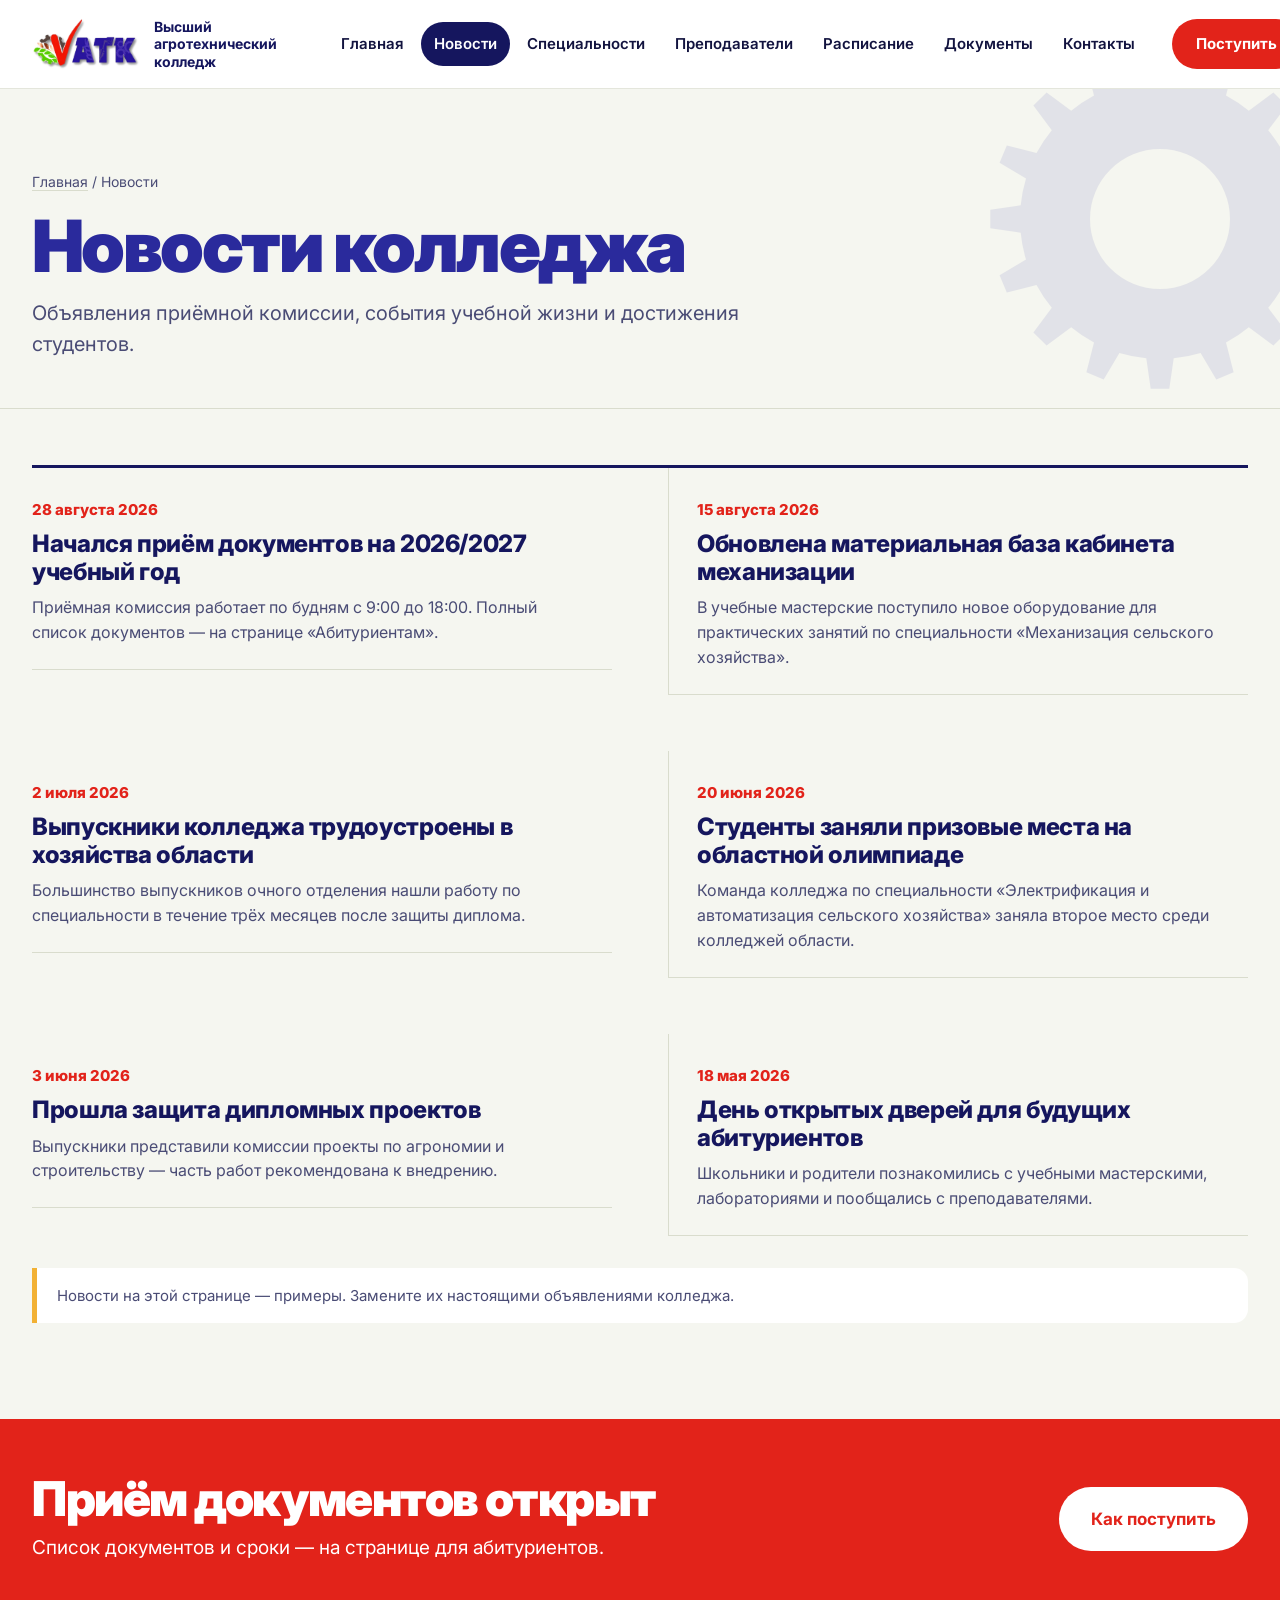
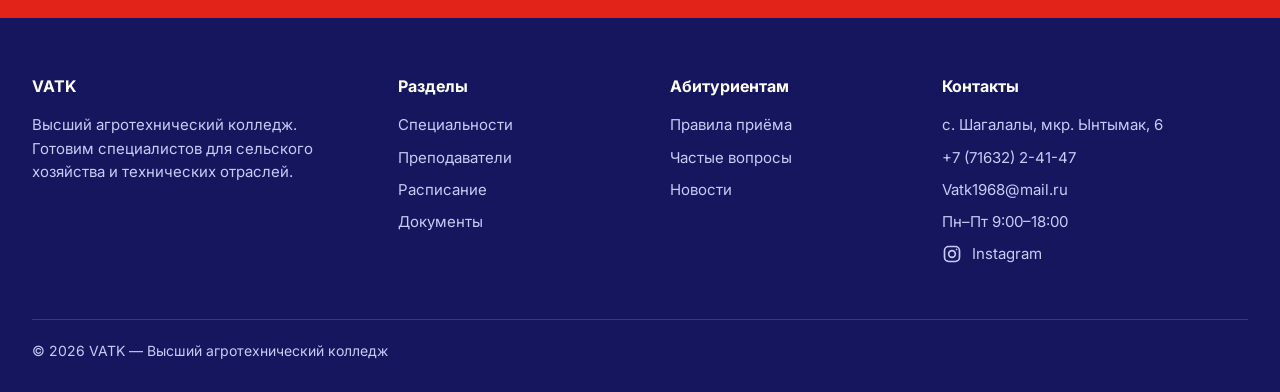
<file: news.html>
<!DOCTYPE html>
<html lang="ru">
<head>
<meta charset="UTF-8">
<meta name="viewport" content="width=device-width, initial-scale=1">
<title>Новости — VATK</title>
<meta name="description" content="Новости Высшего агротехнического колледжа VATK.">
<link rel="icon" href="images/logo.png">
<link rel="preconnect" href="https://fonts.googleapis.com">
<link rel="preconnect" href="https://fonts.gstatic.com" crossorigin>
<link href="https://fonts.googleapis.com/css2?family=Inter:opsz,wght@14..32,400..900&display=swap" rel="stylesheet">
<link rel="stylesheet" href="css/style.css">
</head>
<body>
<header class="site">
  <div class="wrap bar">
    <a class="brand" href="index.html" aria-label="VATK — на главную"><img src="images/logo.png" alt="VATK"><span>Высший агротехнический колледж</span></a>
    <nav class="main" aria-label="Основное меню"><a href="index.html">Главная</a><a href="news.html">Новости</a><a href="specialties.html">Специальности</a><a href="teachers.html">Преподаватели</a><a href="schedule.html">Расписание</a><a href="documents.html">Документы</a><a href="contacts.html">Контакты</a><a class="cta-m" href="admissions.html">Поступить</a></nav>
    <a class="cta" href="admissions.html">Поступить</a>
    <button class="burger" aria-label="Открыть меню" aria-expanded="false"><span></span></button>
  </div>
</header>
<div class="pagehead">
  <svg class="deco" viewBox="0 0 360 360" aria-hidden="true"><path d="M166.3 40.7L170.7 10.3L189.3 10.3L193.7 40.7A140 140 0 0 1 220.6 46.0L220.6 46.0L236.3 19.6L253.6 26.8L246.0 56.5A140 140 0 0 1 268.8 71.8L268.8 71.8L293.4 53.4L306.6 66.6L288.2 91.2A140 140 0 0 1 303.5 114.0L303.5 114.0L333.2 106.4L340.4 123.7L314.0 139.4A140 140 0 0 1 319.3 166.3L319.3 166.3L349.7 170.7L349.7 189.3L319.3 193.7A140 140 0 0 1 314.0 220.6L314.0 220.6L340.4 236.3L333.2 253.6L303.5 246.0A140 140 0 0 1 288.2 268.8L288.2 268.8L306.6 293.4L293.4 306.6L268.8 288.2A140 140 0 0 1 246.0 303.5L246.0 303.5L253.6 333.2L236.3 340.4L220.6 314.0A140 140 0 0 1 193.7 319.3L193.7 319.3L189.3 349.7L170.7 349.7L166.3 319.3A140 140 0 0 1 139.4 314.0L139.4 314.0L123.7 340.4L106.4 333.2L114.0 303.5A140 140 0 0 1 91.2 288.2L91.2 288.2L66.6 306.6L53.4 293.4L71.8 268.8A140 140 0 0 1 56.5 246.0L56.5 246.0L26.8 253.6L19.6 236.3L46.0 220.6A140 140 0 0 1 40.7 193.7L40.7 193.7L10.3 189.3L10.3 170.7L40.7 166.3A140 140 0 0 1 46.0 139.4L46.0 139.4L19.6 123.7L26.8 106.4L56.5 114.0A140 140 0 0 1 71.8 91.2L71.8 91.2L53.4 66.6L66.6 53.4L91.2 71.8A140 140 0 0 1 114.0 56.5L114.0 56.5L106.4 26.8L123.7 19.6L139.4 46.0A140 140 0 0 1 166.3 40.7ZM250 180A70 70 0 1 0 110 180A70 70 0 1 0 250 180Z" fill="#2a2a9c" fill-rule="evenodd"/></svg>
  <div class="wrap">
    <p class="crumbs"><a href="index.html">Главная</a> / Новости</p>
    <h1>Новости колледжа</h1>
    <p>Объявления приёмной комиссии, события учебной жизни и достижения студентов.</p>
  </div>
</div>
<main class="inner"><div class="wrap">
<div class="news two"><article><time>28 августа 2026</time><h3>Начался приём документов на 2026/2027 учебный год</h3><p>Приёмная комиссия работает по будням с 9:00 до 18:00. Полный список документов — на странице «Абитуриентам».</p></article><article><time>15 августа 2026</time><h3>Обновлена материальная база кабинета механизации</h3><p>В учебные мастерские поступило новое оборудование для практических занятий по специальности «Механизация сельского хозяйства».</p></article><article><time>2 июля 2026</time><h3>Выпускники колледжа трудоустроены в хозяйства области</h3><p>Большинство выпускников очного отделения нашли работу по специальности в течение трёх месяцев после защиты диплома.</p></article><article><time>20 июня 2026</time><h3>Студенты заняли призовые места на областной олимпиаде</h3><p>Команда колледжа по специальности «Электрификация и автоматизация сельского хозяйства» заняла второе место среди колледжей области.</p></article><article><time>3 июня 2026</time><h3>Прошла защита дипломных проектов</h3><p>Выпускники представили комиссии проекты по агрономии и строительству — часть работ рекомендована к внедрению.</p></article><article><time>18 мая 2026</time><h3>День открытых дверей для будущих абитуриентов</h3><p>Школьники и родители познакомились с учебными мастерскими, лабораториями и пообщались с преподавателями.</p></article></div>
<p class="note">Новости на этой странице — примеры. Замените их настоящими объявлениями колледжа.</p>
</div></main>
<section class="band">
  <div class="wrap">
    <div><h2>Приём документов открыт</h2><p>Список документов и сроки — на странице для абитуриентов.</p></div>
    <a class="btn white" href="admissions.html">Как поступить</a>
  </div>
</section>
<footer class="site">
  <div class="wrap">
    <div class="fg">
      <div><h4>VATK</h4><p style="max-width:22em;font-size:15px">Высший агротехнический колледж. Готовим специалистов для сельского хозяйства и технических отраслей.</p></div>
      <div><h4>Разделы</h4><ul><li><a href="specialties.html">Специальности</a></li><li><a href="teachers.html">Преподаватели</a></li><li><a href="schedule.html">Расписание</a></li><li><a href="documents.html">Документы</a></li></ul></div>
      <div><h4>Абитуриентам</h4><ul><li><a href="admissions.html">Правила приёма</a></li><li><a href="admissions.html#faq">Частые вопросы</a></li><li><a href="news.html">Новости</a></li></ul></div>
      <div><h4>Контакты</h4><ul>
        <li>с. Шагалалы, мкр. Ынтымак, 6</li>
        <li><a href="tel:+77163224147">+7 (71632) 2-41-47</a></li>
        <li><a href="mailto:Vatk1968@mail.ru">Vatk1968@mail.ru</a></li>
        <li>Пн–Пт 9:00–18:00</li>
        <li><a class="ig" href="https://www.instagram.com/vatk1968" target="_blank" rel="noopener" aria-label="Instagram колледжа"><svg width="20" height="20" viewBox="0 0 24 24" fill="none" stroke="currentColor" stroke-width="2" stroke-linecap="round" stroke-linejoin="round" aria-hidden="true"><rect x="3" y="3" width="18" height="18" rx="5"/><circle cx="12" cy="12" r="4"/><circle cx="17.5" cy="6.5" r="1" fill="currentColor" stroke="none"/></svg><span>Instagram</span></a></li>
      </ul></div>
    </div>
    <div class="copy">© 2026 VATK — Высший агротехнический колледж</div>
  </div>
</footer>
<script src="js/main.js"></script>
</body>
</html>
</file>
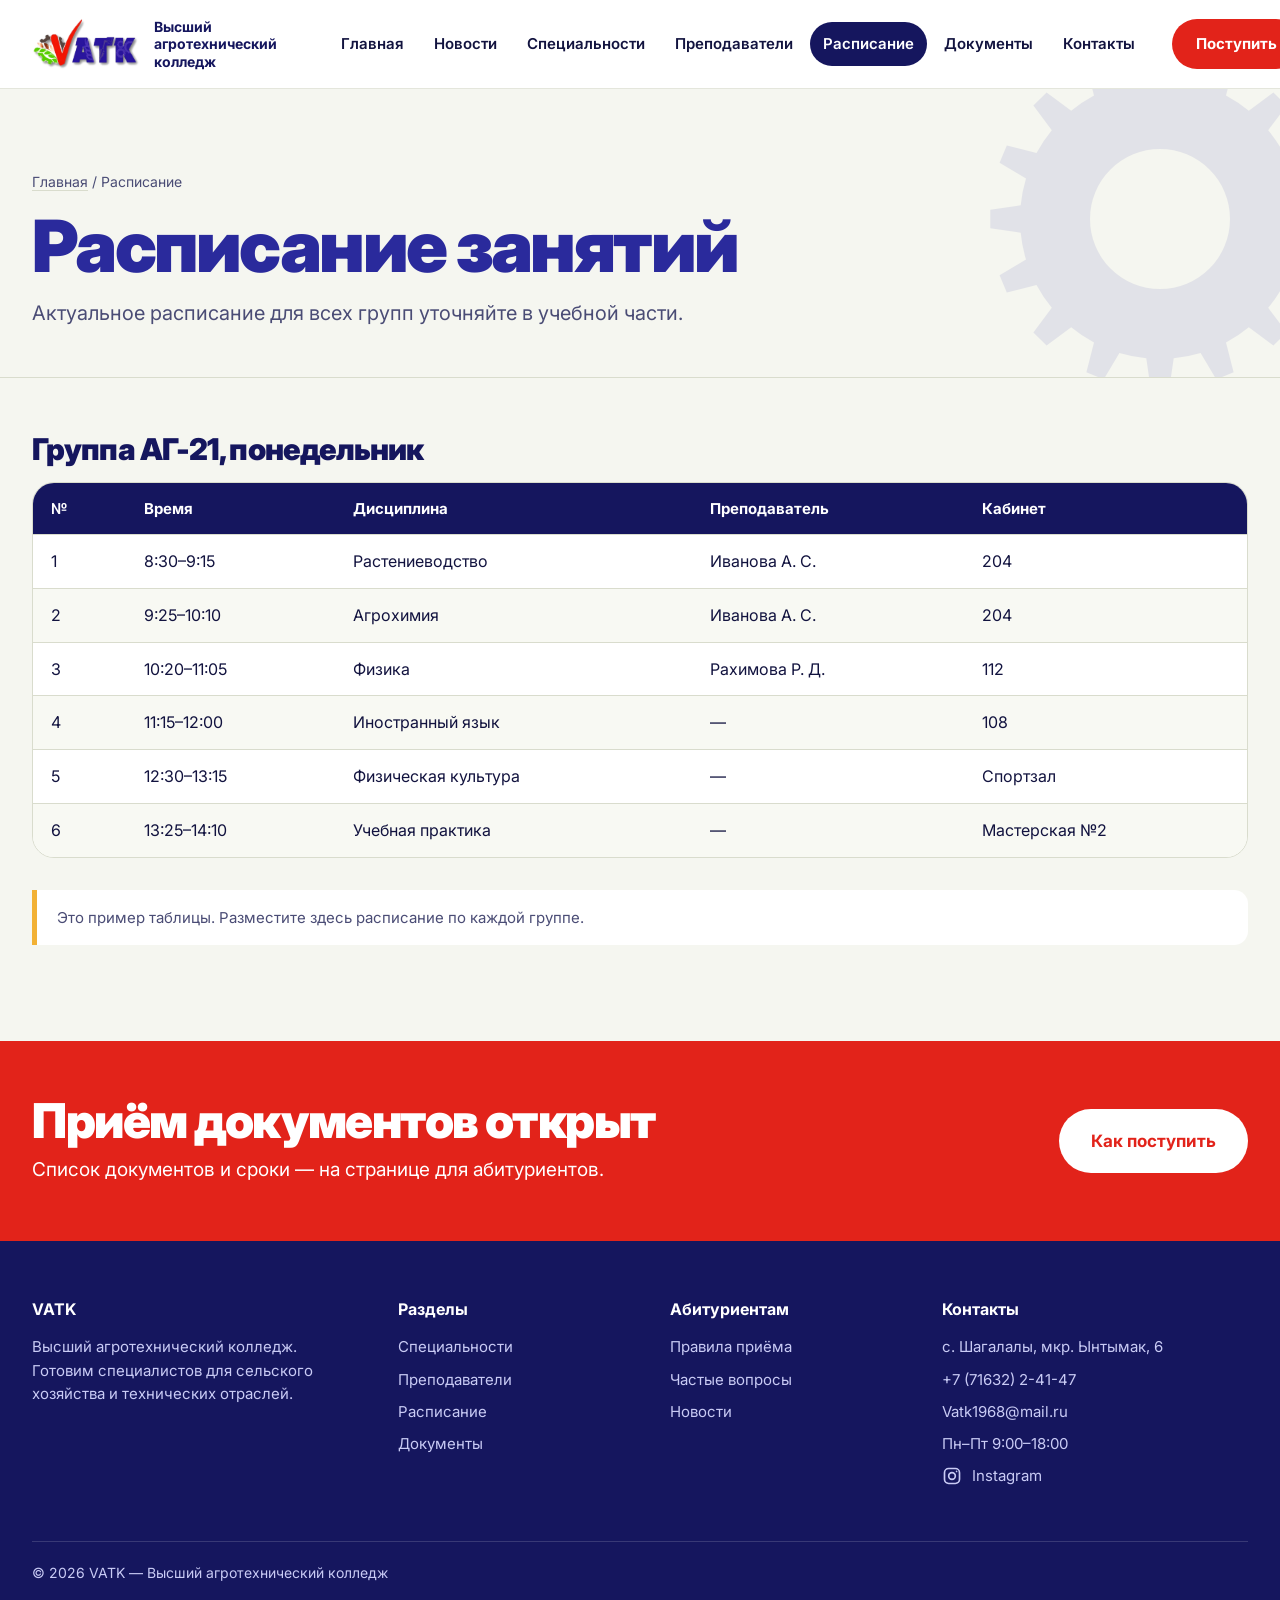
<file: schedule.html>
<!DOCTYPE html>
<html lang="ru">
<head>
<meta charset="UTF-8">
<meta name="viewport" content="width=device-width, initial-scale=1">
<title>Расписание — VATK</title>
<meta name="description" content="Расписание занятий Высшего агротехнического колледжа.">
<link rel="icon" href="images/logo.png">
<link rel="preconnect" href="https://fonts.googleapis.com">
<link rel="preconnect" href="https://fonts.gstatic.com" crossorigin>
<link href="https://fonts.googleapis.com/css2?family=Inter:opsz,wght@14..32,400..900&display=swap" rel="stylesheet">
<link rel="stylesheet" href="css/style.css">
</head>
<body>
<header class="site">
  <div class="wrap bar">
    <a class="brand" href="index.html" aria-label="VATK — на главную"><img src="images/logo.png" alt="VATK"><span>Высший агротехнический колледж</span></a>
    <nav class="main" aria-label="Основное меню"><a href="index.html">Главная</a><a href="news.html">Новости</a><a href="specialties.html">Специальности</a><a href="teachers.html">Преподаватели</a><a href="schedule.html">Расписание</a><a href="documents.html">Документы</a><a href="contacts.html">Контакты</a><a class="cta-m" href="admissions.html">Поступить</a></nav>
    <a class="cta" href="admissions.html">Поступить</a>
    <button class="burger" aria-label="Открыть меню" aria-expanded="false"><span></span></button>
  </div>
</header>
<div class="pagehead">
  <svg class="deco" viewBox="0 0 360 360" aria-hidden="true"><path d="M166.3 40.7L170.7 10.3L189.3 10.3L193.7 40.7A140 140 0 0 1 220.6 46.0L220.6 46.0L236.3 19.6L253.6 26.8L246.0 56.5A140 140 0 0 1 268.8 71.8L268.8 71.8L293.4 53.4L306.6 66.6L288.2 91.2A140 140 0 0 1 303.5 114.0L303.5 114.0L333.2 106.4L340.4 123.7L314.0 139.4A140 140 0 0 1 319.3 166.3L319.3 166.3L349.7 170.7L349.7 189.3L319.3 193.7A140 140 0 0 1 314.0 220.6L314.0 220.6L340.4 236.3L333.2 253.6L303.5 246.0A140 140 0 0 1 288.2 268.8L288.2 268.8L306.6 293.4L293.4 306.6L268.8 288.2A140 140 0 0 1 246.0 303.5L246.0 303.5L253.6 333.2L236.3 340.4L220.6 314.0A140 140 0 0 1 193.7 319.3L193.7 319.3L189.3 349.7L170.7 349.7L166.3 319.3A140 140 0 0 1 139.4 314.0L139.4 314.0L123.7 340.4L106.4 333.2L114.0 303.5A140 140 0 0 1 91.2 288.2L91.2 288.2L66.6 306.6L53.4 293.4L71.8 268.8A140 140 0 0 1 56.5 246.0L56.5 246.0L26.8 253.6L19.6 236.3L46.0 220.6A140 140 0 0 1 40.7 193.7L40.7 193.7L10.3 189.3L10.3 170.7L40.7 166.3A140 140 0 0 1 46.0 139.4L46.0 139.4L19.6 123.7L26.8 106.4L56.5 114.0A140 140 0 0 1 71.8 91.2L71.8 91.2L53.4 66.6L66.6 53.4L91.2 71.8A140 140 0 0 1 114.0 56.5L114.0 56.5L106.4 26.8L123.7 19.6L139.4 46.0A140 140 0 0 1 166.3 40.7ZM250 180A70 70 0 1 0 110 180A70 70 0 1 0 250 180Z" fill="#2a2a9c" fill-rule="evenodd"/></svg>
  <div class="wrap">
    <p class="crumbs"><a href="index.html">Главная</a> / Расписание</p>
    <h1>Расписание занятий</h1>
    <p>Актуальное расписание для всех групп уточняйте в учебной части.</p>
  </div>
</div>
<main class="inner"><div class="wrap">
<h2 class="sub">Группа АГ-21, понедельник</h2>
<div class="tt-wrap"><table class="tt"><thead><tr><th>№</th><th>Время</th><th>Дисциплина</th><th>Преподаватель</th><th>Кабинет</th></tr></thead><tbody><tr><td>1</td><td>8:30–9:15</td><td>Растениеводство</td><td>Иванова А. С.</td><td>204</td></tr><tr><td>2</td><td>9:25–10:10</td><td>Агрохимия</td><td>Иванова А. С.</td><td>204</td></tr><tr><td>3</td><td>10:20–11:05</td><td>Физика</td><td>Рахимова Р. Д.</td><td>112</td></tr><tr><td>4</td><td>11:15–12:00</td><td>Иностранный язык</td><td>—</td><td>108</td></tr><tr><td>5</td><td>12:30–13:15</td><td>Физическая культура</td><td>—</td><td>Спортзал</td></tr><tr><td>6</td><td>13:25–14:10</td><td>Учебная практика</td><td>—</td><td>Мастерская №2</td></tr></tbody></table></div>
<p class="note">Это пример таблицы. Разместите здесь расписание по каждой группе.</p>
</div></main>
<section class="band">
  <div class="wrap">
    <div><h2>Приём документов открыт</h2><p>Список документов и сроки — на странице для абитуриентов.</p></div>
    <a class="btn white" href="admissions.html">Как поступить</a>
  </div>
</section>
<footer class="site">
  <div class="wrap">
    <div class="fg">
      <div><h4>VATK</h4><p style="max-width:22em;font-size:15px">Высший агротехнический колледж. Готовим специалистов для сельского хозяйства и технических отраслей.</p></div>
      <div><h4>Разделы</h4><ul><li><a href="specialties.html">Специальности</a></li><li><a href="teachers.html">Преподаватели</a></li><li><a href="schedule.html">Расписание</a></li><li><a href="documents.html">Документы</a></li></ul></div>
      <div><h4>Абитуриентам</h4><ul><li><a href="admissions.html">Правила приёма</a></li><li><a href="admissions.html#faq">Частые вопросы</a></li><li><a href="news.html">Новости</a></li></ul></div>
      <div><h4>Контакты</h4><ul>
        <li>с. Шагалалы, мкр. Ынтымак, 6</li>
        <li><a href="tel:+77163224147">+7 (71632) 2-41-47</a></li>
        <li><a href="mailto:Vatk1968@mail.ru">Vatk1968@mail.ru</a></li>
        <li>Пн–Пт 9:00–18:00</li>
        <li><a class="ig" href="https://www.instagram.com/vatk1968" target="_blank" rel="noopener" aria-label="Instagram колледжа"><svg width="20" height="20" viewBox="0 0 24 24" fill="none" stroke="currentColor" stroke-width="2" stroke-linecap="round" stroke-linejoin="round" aria-hidden="true"><rect x="3" y="3" width="18" height="18" rx="5"/><circle cx="12" cy="12" r="4"/><circle cx="17.5" cy="6.5" r="1" fill="currentColor" stroke="none"/></svg><span>Instagram</span></a></li>
      </ul></div>
    </div>
    <div class="copy">© 2026 VATK — Высший агротехнический колледж</div>
  </div>
</footer>
<script src="js/main.js"></script>
</body>
</html>
</file>
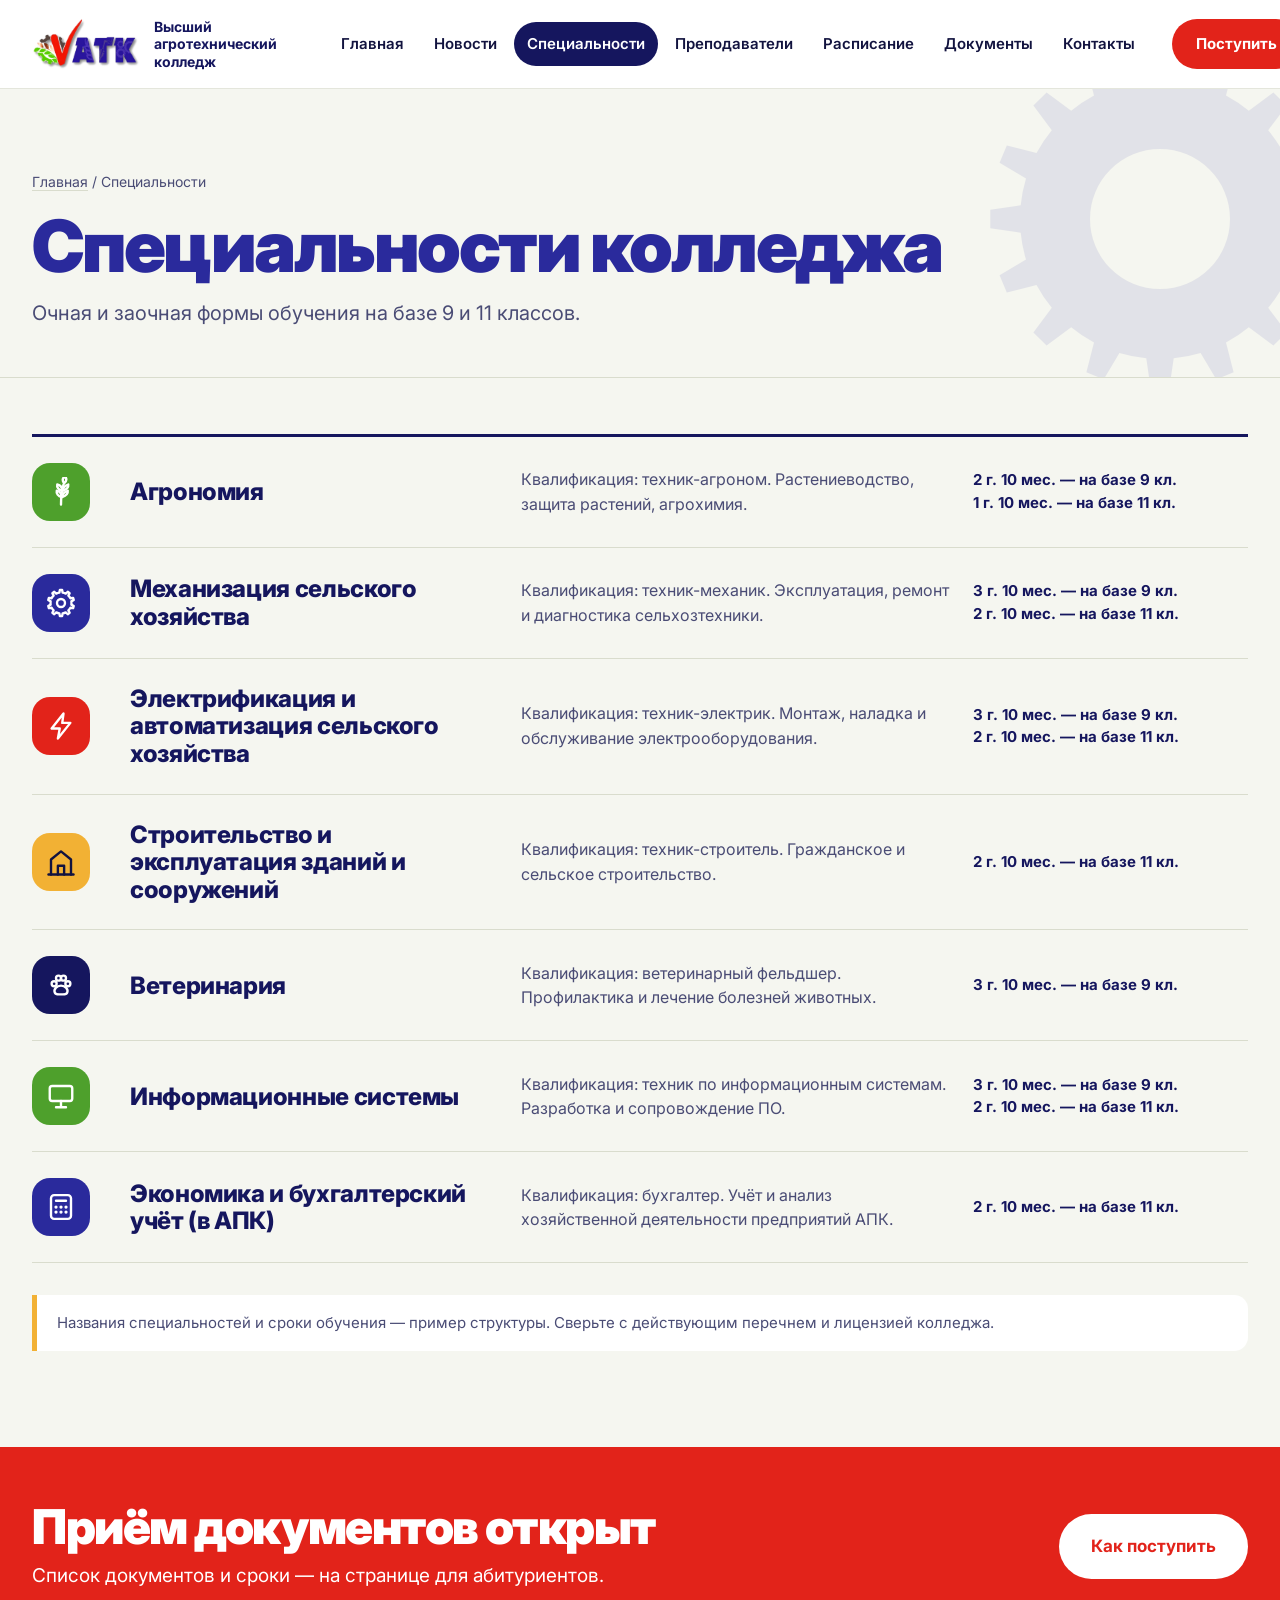
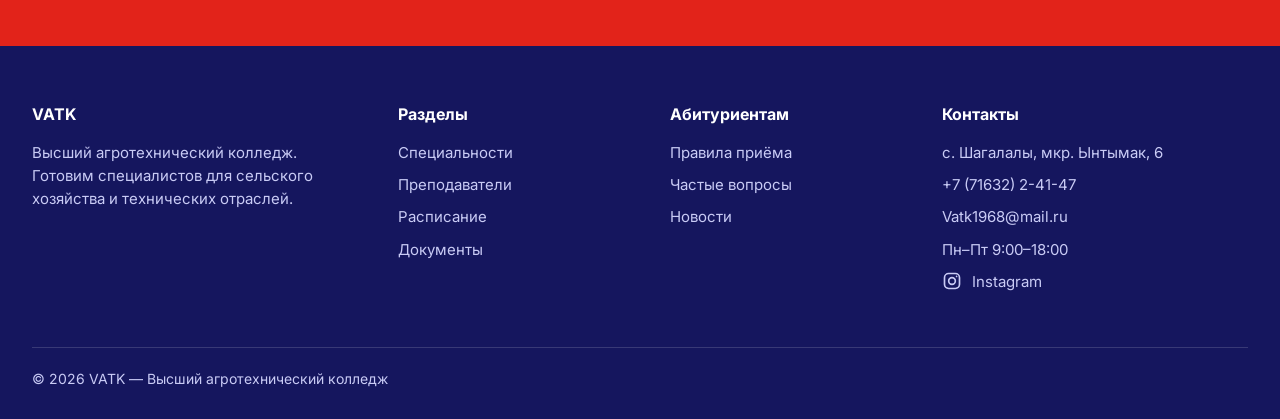
<file: specialties.html>
<!DOCTYPE html>
<html lang="ru">
<head>
<meta charset="UTF-8">
<meta name="viewport" content="width=device-width, initial-scale=1">
<title>Специальности — VATK</title>
<meta name="description" content="Специальности Высшего агротехнического колледжа: агрономия, механизация, электрификация, строительство и другие.">
<link rel="icon" href="images/logo.png">
<link rel="preconnect" href="https://fonts.googleapis.com">
<link rel="preconnect" href="https://fonts.gstatic.com" crossorigin>
<link href="https://fonts.googleapis.com/css2?family=Inter:opsz,wght@14..32,400..900&display=swap" rel="stylesheet">
<link rel="stylesheet" href="css/style.css">
</head>
<body>
<header class="site">
  <div class="wrap bar">
    <a class="brand" href="index.html" aria-label="VATK — на главную"><img src="images/logo.png" alt="VATK"><span>Высший агротехнический колледж</span></a>
    <nav class="main" aria-label="Основное меню"><a href="index.html">Главная</a><a href="news.html">Новости</a><a href="specialties.html">Специальности</a><a href="teachers.html">Преподаватели</a><a href="schedule.html">Расписание</a><a href="documents.html">Документы</a><a href="contacts.html">Контакты</a><a class="cta-m" href="admissions.html">Поступить</a></nav>
    <a class="cta" href="admissions.html">Поступить</a>
    <button class="burger" aria-label="Открыть меню" aria-expanded="false"><span></span></button>
  </div>
</header>
<div class="pagehead">
  <svg class="deco" viewBox="0 0 360 360" aria-hidden="true"><path d="M166.3 40.7L170.7 10.3L189.3 10.3L193.7 40.7A140 140 0 0 1 220.6 46.0L220.6 46.0L236.3 19.6L253.6 26.8L246.0 56.5A140 140 0 0 1 268.8 71.8L268.8 71.8L293.4 53.4L306.6 66.6L288.2 91.2A140 140 0 0 1 303.5 114.0L303.5 114.0L333.2 106.4L340.4 123.7L314.0 139.4A140 140 0 0 1 319.3 166.3L319.3 166.3L349.7 170.7L349.7 189.3L319.3 193.7A140 140 0 0 1 314.0 220.6L314.0 220.6L340.4 236.3L333.2 253.6L303.5 246.0A140 140 0 0 1 288.2 268.8L288.2 268.8L306.6 293.4L293.4 306.6L268.8 288.2A140 140 0 0 1 246.0 303.5L246.0 303.5L253.6 333.2L236.3 340.4L220.6 314.0A140 140 0 0 1 193.7 319.3L193.7 319.3L189.3 349.7L170.7 349.7L166.3 319.3A140 140 0 0 1 139.4 314.0L139.4 314.0L123.7 340.4L106.4 333.2L114.0 303.5A140 140 0 0 1 91.2 288.2L91.2 288.2L66.6 306.6L53.4 293.4L71.8 268.8A140 140 0 0 1 56.5 246.0L56.5 246.0L26.8 253.6L19.6 236.3L46.0 220.6A140 140 0 0 1 40.7 193.7L40.7 193.7L10.3 189.3L10.3 170.7L40.7 166.3A140 140 0 0 1 46.0 139.4L46.0 139.4L19.6 123.7L26.8 106.4L56.5 114.0A140 140 0 0 1 71.8 91.2L71.8 91.2L53.4 66.6L66.6 53.4L91.2 71.8A140 140 0 0 1 114.0 56.5L114.0 56.5L106.4 26.8L123.7 19.6L139.4 46.0A140 140 0 0 1 166.3 40.7ZM250 180A70 70 0 1 0 110 180A70 70 0 1 0 250 180Z" fill="#2a2a9c" fill-rule="evenodd"/></svg>
  <div class="wrap">
    <p class="crumbs"><a href="index.html">Главная</a> / Специальности</p>
    <h1>Специальности колледжа</h1>
    <p>Очная и заочная формы обучения на базе 9 и 11 классов.</p>
  </div>
</div>
<main class="inner"><div class="wrap">
<div class="spec"><div class="row"><span class="dot c-green"><svg viewBox="0 0 24 24" fill="none" stroke="#fff" stroke-width="1.9" stroke-linecap="round" stroke-linejoin="round" aria-hidden="true"><path d="M12 22 C 12 16, 12.5 11, 14 6"/><path d="M14.5 5 c-2 -2.5 -1 -4.5 .8 -5.5 c1.5 2 1 4 -.8 5.5z"/><path d="M13 11 c-3 -.5 -4.5 -3 -4 -5 c2.5 .5 4 2.5 4 5z"/><path d="M13.3 11 c3 -1 4.8 -3 4.5 -5 c-2.8 1 -4.4 2.8 -4.5 5z"/><path d="M12.6 16 c-3 -.5 -4.5 -3 -4 -5 c2.5 .5 4 2.5 4 5z"/><path d="M12.9 16 c3 -1 4.8 -3 4.5 -5 c-2.8 1 -4.4 2.8 -4.5 5z"/></svg></span><h3>Агрономия</h3><p>Квалификация: техник-агроном. Растениеводство, защита растений, агрохимия.</p><span class="t">2 г. 10 мес. — на базе 9 кл.<br>1 г. 10 мес. — на базе 11 кл.</span></div><div class="row"><span class="dot c-blue"><svg viewBox="0 0 24 24" fill="none" stroke="#fff" stroke-width="1.9" stroke-linecap="round" stroke-linejoin="round" aria-hidden="true"><path d="M10.7 3.7L11.1 1.5L12.9 1.5L13.3 3.7A8.4 8.4 0 0 1 15.8 4.5L15.8 4.5L17.4 3.0L18.9 4.1L17.9 6.1A8.4 8.4 0 0 1 19.5 8.2L19.5 8.2L21.7 7.9L22.2 9.6L20.3 10.7A8.4 8.4 0 0 1 20.3 13.3L20.3 13.3L22.2 14.4L21.7 16.1L19.5 15.8A8.4 8.4 0 0 1 17.9 17.9L17.9 17.9L18.9 19.9L17.4 21.0L15.8 19.5A8.4 8.4 0 0 1 13.3 20.3L13.3 20.3L12.9 22.5L11.1 22.5L10.7 20.3A8.4 8.4 0 0 1 8.2 19.5L8.2 19.5L6.6 21.0L5.1 19.9L6.1 17.9A8.4 8.4 0 0 1 4.5 15.8L4.5 15.8L2.3 16.1L1.8 14.4L3.7 13.3A8.4 8.4 0 0 1 3.7 10.7L3.7 10.7L1.8 9.6L2.3 7.9L4.5 8.2A8.4 8.4 0 0 1 6.1 6.1L6.1 6.1L5.1 4.1L6.6 3.0L8.2 4.5A8.4 8.4 0 0 1 10.7 3.7ZM15.2 12A3.2 3.2 0 1 0 8.8 12A3.2 3.2 0 1 0 15.2 12Z"/></svg></span><h3>Механизация сельского хозяйства</h3><p>Квалификация: техник-механик. Эксплуатация, ремонт и диагностика сельхозтехники.</p><span class="t">3 г. 10 мес. — на базе 9 кл.<br>2 г. 10 мес. — на базе 11 кл.</span></div><div class="row"><span class="dot c-red"><svg viewBox="0 0 24 24" fill="none" stroke="#fff" stroke-width="1.9" stroke-linecap="round" stroke-linejoin="round" aria-hidden="true"><path d="M14 2 L4.5 14 H11 L9.5 22 L19.5 9.5 H13 Z" stroke-linejoin="round"/></svg></span><h3>Электрификация и автоматизация сельского хозяйства</h3><p>Квалификация: техник-электрик. Монтаж, наладка и обслуживание электрооборудования.</p><span class="t">3 г. 10 мес. — на базе 9 кл.<br>2 г. 10 мес. — на базе 11 кл.</span></div><div class="row"><span class="dot c-sun"><svg viewBox="0 0 24 24" fill="none" stroke="#12133f" stroke-width="1.9" stroke-linecap="round" stroke-linejoin="round" aria-hidden="true"><path d="M2 22 H22"/><path d="M4 22 V10 L12 3.5 L20 10 V22"/><path d="M9.5 22 V15 H14.5 V22"/></svg></span><h3>Строительство и эксплуатация зданий и сооружений</h3><p>Квалификация: техник-строитель. Гражданское и сельское строительство.</p><span class="t">2 г. 10 мес. — на базе 11 кл.</span></div><div class="row"><span class="dot c-navy"><svg viewBox="0 0 24 24" fill="none" stroke="#fff" stroke-width="1.9" stroke-linecap="round" stroke-linejoin="round" aria-hidden="true"><circle cx="6.5" cy="11" r="2"/><circle cx="10" cy="6.5" r="2"/><circle cx="14" cy="6.5" r="2"/><circle cx="17.5" cy="11" r="2"/><path d="M12 12.5 c-3.5 0 -6 3 -5 5.5 c.8 2 3 1.5 5 1.5 s4.2 .5 5 -1.5 c1 -2.5 -1.5 -5.5 -5 -5.5z"/></svg></span><h3>Ветеринария</h3><p>Квалификация: ветеринарный фельдшер. Профилактика и лечение болезней животных.</p><span class="t">3 г. 10 мес. — на базе 9 кл.</span></div><div class="row"><span class="dot c-green"><svg viewBox="0 0 24 24" fill="none" stroke="#fff" stroke-width="1.9" stroke-linecap="round" stroke-linejoin="round" aria-hidden="true"><rect x="3" y="4" width="18" height="12" rx="2"/><path d="M8 21 H16 M12 16 V21"/></svg></span><h3>Информационные системы</h3><p>Квалификация: техник по информационным системам. Разработка и сопровождение ПО.</p><span class="t">3 г. 10 мес. — на базе 9 кл.<br>2 г. 10 мес. — на базе 11 кл.</span></div><div class="row"><span class="dot c-blue"><svg viewBox="0 0 24 24" fill="none" stroke="#fff" stroke-width="1.9" stroke-linecap="round" stroke-linejoin="round" aria-hidden="true"><rect x="4" y="2.5" width="16" height="19" rx="2.5"/><path d="M8 7 H16"/><path d="M8 12 H8.01 M12 12 H12.01 M16 12 H16.01 M8 16 H8.01 M12 16 H12.01 M16 16 H16.01" stroke-width="2.6"/></svg></span><h3>Экономика и бухгалтерский учёт (в АПК)</h3><p>Квалификация: бухгалтер. Учёт и анализ хозяйственной деятельности предприятий АПК.</p><span class="t">2 г. 10 мес. — на базе 11 кл.</span></div></div>
<p class="note">Названия специальностей и сроки обучения — пример структуры. Сверьте с действующим перечнем и лицензией колледжа.</p>
</div></main>
<section class="band">
  <div class="wrap">
    <div><h2>Приём документов открыт</h2><p>Список документов и сроки — на странице для абитуриентов.</p></div>
    <a class="btn white" href="admissions.html">Как поступить</a>
  </div>
</section>
<footer class="site">
  <div class="wrap">
    <div class="fg">
      <div><h4>VATK</h4><p style="max-width:22em;font-size:15px">Высший агротехнический колледж. Готовим специалистов для сельского хозяйства и технических отраслей.</p></div>
      <div><h4>Разделы</h4><ul><li><a href="specialties.html">Специальности</a></li><li><a href="teachers.html">Преподаватели</a></li><li><a href="schedule.html">Расписание</a></li><li><a href="documents.html">Документы</a></li></ul></div>
      <div><h4>Абитуриентам</h4><ul><li><a href="admissions.html">Правила приёма</a></li><li><a href="admissions.html#faq">Частые вопросы</a></li><li><a href="news.html">Новости</a></li></ul></div>
      <div><h4>Контакты</h4><ul>
        <li>с. Шагалалы, мкр. Ынтымак, 6</li>
        <li><a href="tel:+77163224147">+7 (71632) 2-41-47</a></li>
        <li><a href="mailto:Vatk1968@mail.ru">Vatk1968@mail.ru</a></li>
        <li>Пн–Пт 9:00–18:00</li>
        <li><a class="ig" href="https://www.instagram.com/vatk1968" target="_blank" rel="noopener" aria-label="Instagram колледжа"><svg width="20" height="20" viewBox="0 0 24 24" fill="none" stroke="currentColor" stroke-width="2" stroke-linecap="round" stroke-linejoin="round" aria-hidden="true"><rect x="3" y="3" width="18" height="18" rx="5"/><circle cx="12" cy="12" r="4"/><circle cx="17.5" cy="6.5" r="1" fill="currentColor" stroke="none"/></svg><span>Instagram</span></a></li>
      </ul></div>
    </div>
    <div class="copy">© 2026 VATK — Высший агротехнический колледж</div>
  </div>
</footer>
<script src="js/main.js"></script>
</body>
</html>
</file>
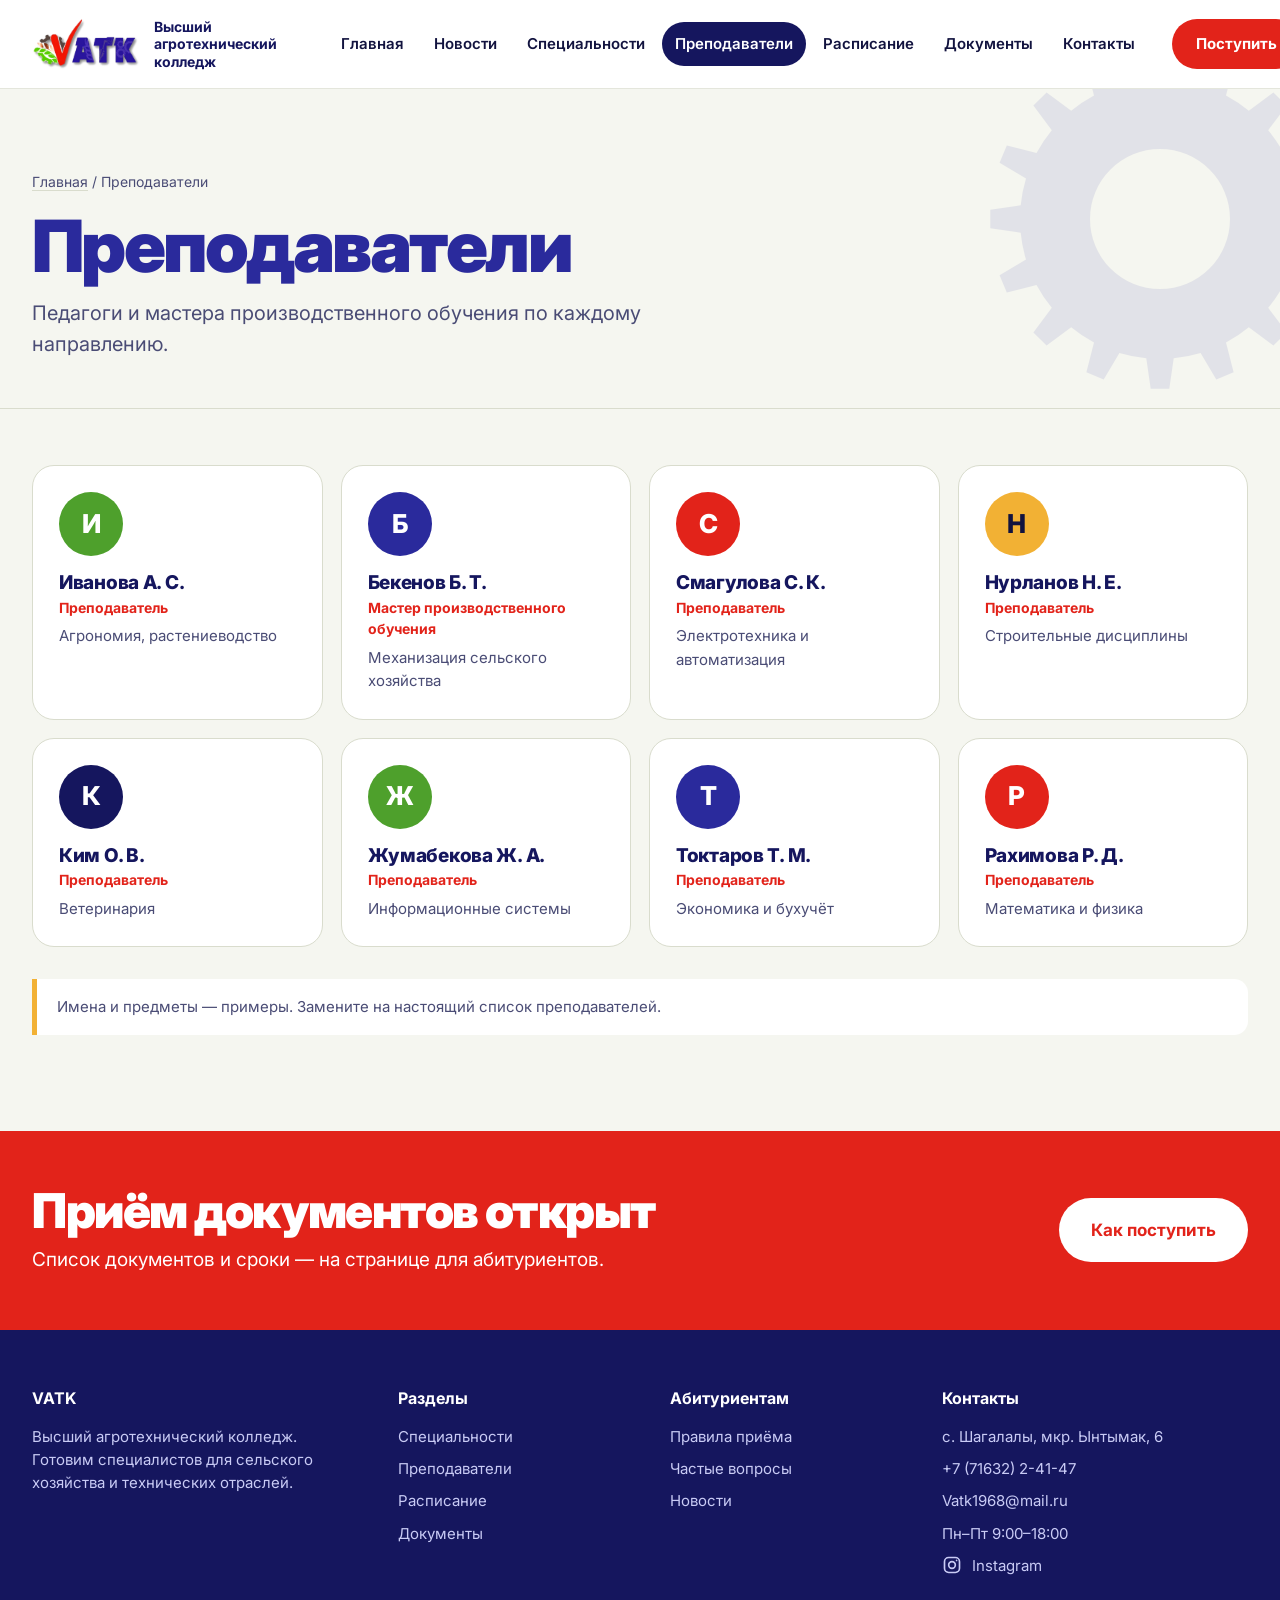
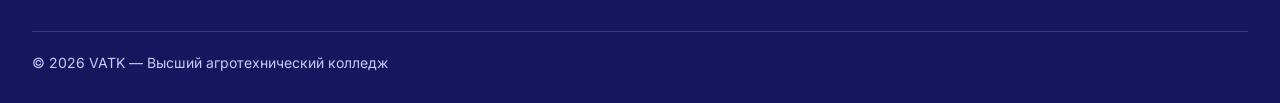
<file: teachers.html>
<!DOCTYPE html>
<html lang="ru">
<head>
<meta charset="UTF-8">
<meta name="viewport" content="width=device-width, initial-scale=1">
<title>Преподаватели — VATK</title>
<meta name="description" content="Преподаватели и мастера производственного обучения Высшего агротехнического колледжа.">
<link rel="icon" href="images/logo.png">
<link rel="preconnect" href="https://fonts.googleapis.com">
<link rel="preconnect" href="https://fonts.gstatic.com" crossorigin>
<link href="https://fonts.googleapis.com/css2?family=Inter:opsz,wght@14..32,400..900&display=swap" rel="stylesheet">
<link rel="stylesheet" href="css/style.css">
</head>
<body>
<header class="site">
  <div class="wrap bar">
    <a class="brand" href="index.html" aria-label="VATK — на главную"><img src="images/logo.png" alt="VATK"><span>Высший агротехнический колледж</span></a>
    <nav class="main" aria-label="Основное меню"><a href="index.html">Главная</a><a href="news.html">Новости</a><a href="specialties.html">Специальности</a><a href="teachers.html">Преподаватели</a><a href="schedule.html">Расписание</a><a href="documents.html">Документы</a><a href="contacts.html">Контакты</a><a class="cta-m" href="admissions.html">Поступить</a></nav>
    <a class="cta" href="admissions.html">Поступить</a>
    <button class="burger" aria-label="Открыть меню" aria-expanded="false"><span></span></button>
  </div>
</header>
<div class="pagehead">
  <svg class="deco" viewBox="0 0 360 360" aria-hidden="true"><path d="M166.3 40.7L170.7 10.3L189.3 10.3L193.7 40.7A140 140 0 0 1 220.6 46.0L220.6 46.0L236.3 19.6L253.6 26.8L246.0 56.5A140 140 0 0 1 268.8 71.8L268.8 71.8L293.4 53.4L306.6 66.6L288.2 91.2A140 140 0 0 1 303.5 114.0L303.5 114.0L333.2 106.4L340.4 123.7L314.0 139.4A140 140 0 0 1 319.3 166.3L319.3 166.3L349.7 170.7L349.7 189.3L319.3 193.7A140 140 0 0 1 314.0 220.6L314.0 220.6L340.4 236.3L333.2 253.6L303.5 246.0A140 140 0 0 1 288.2 268.8L288.2 268.8L306.6 293.4L293.4 306.6L268.8 288.2A140 140 0 0 1 246.0 303.5L246.0 303.5L253.6 333.2L236.3 340.4L220.6 314.0A140 140 0 0 1 193.7 319.3L193.7 319.3L189.3 349.7L170.7 349.7L166.3 319.3A140 140 0 0 1 139.4 314.0L139.4 314.0L123.7 340.4L106.4 333.2L114.0 303.5A140 140 0 0 1 91.2 288.2L91.2 288.2L66.6 306.6L53.4 293.4L71.8 268.8A140 140 0 0 1 56.5 246.0L56.5 246.0L26.8 253.6L19.6 236.3L46.0 220.6A140 140 0 0 1 40.7 193.7L40.7 193.7L10.3 189.3L10.3 170.7L40.7 166.3A140 140 0 0 1 46.0 139.4L46.0 139.4L19.6 123.7L26.8 106.4L56.5 114.0A140 140 0 0 1 71.8 91.2L71.8 91.2L53.4 66.6L66.6 53.4L91.2 71.8A140 140 0 0 1 114.0 56.5L114.0 56.5L106.4 26.8L123.7 19.6L139.4 46.0A140 140 0 0 1 166.3 40.7ZM250 180A70 70 0 1 0 110 180A70 70 0 1 0 250 180Z" fill="#2a2a9c" fill-rule="evenodd"/></svg>
  <div class="wrap">
    <p class="crumbs"><a href="index.html">Главная</a> / Преподаватели</p>
    <h1>Преподаватели</h1>
    <p>Педагоги и мастера производственного обучения по каждому направлению.</p>
  </div>
</div>
<main class="inner"><div class="wrap">
<div class="teachers"><div class="tcard"><div class="avatar c-green">И</div><h3>Иванова А. С.</h3><div class="role">Преподаватель</div><div class="subj">Агрономия, растениеводство</div></div><div class="tcard"><div class="avatar c-blue">Б</div><h3>Бекенов Б. Т.</h3><div class="role">Мастер производственного обучения</div><div class="subj">Механизация сельского хозяйства</div></div><div class="tcard"><div class="avatar c-red">С</div><h3>Смагулова С. К.</h3><div class="role">Преподаватель</div><div class="subj">Электротехника и автоматизация</div></div><div class="tcard"><div class="avatar c-sun" style="color:#12133f">Н</div><h3>Нурланов Н. Е.</h3><div class="role">Преподаватель</div><div class="subj">Строительные дисциплины</div></div><div class="tcard"><div class="avatar c-navy">К</div><h3>Ким О. В.</h3><div class="role">Преподаватель</div><div class="subj">Ветеринария</div></div><div class="tcard"><div class="avatar c-green">Ж</div><h3>Жумабекова Ж. А.</h3><div class="role">Преподаватель</div><div class="subj">Информационные системы</div></div><div class="tcard"><div class="avatar c-blue">Т</div><h3>Токтаров Т. М.</h3><div class="role">Преподаватель</div><div class="subj">Экономика и бухучёт</div></div><div class="tcard"><div class="avatar c-red">Р</div><h3>Рахимова Р. Д.</h3><div class="role">Преподаватель</div><div class="subj">Математика и физика</div></div></div>
<p class="note">Имена и предметы — примеры. Замените на настоящий список преподавателей.</p>
</div></main>
<section class="band">
  <div class="wrap">
    <div><h2>Приём документов открыт</h2><p>Список документов и сроки — на странице для абитуриентов.</p></div>
    <a class="btn white" href="admissions.html">Как поступить</a>
  </div>
</section>
<footer class="site">
  <div class="wrap">
    <div class="fg">
      <div><h4>VATK</h4><p style="max-width:22em;font-size:15px">Высший агротехнический колледж. Готовим специалистов для сельского хозяйства и технических отраслей.</p></div>
      <div><h4>Разделы</h4><ul><li><a href="specialties.html">Специальности</a></li><li><a href="teachers.html">Преподаватели</a></li><li><a href="schedule.html">Расписание</a></li><li><a href="documents.html">Документы</a></li></ul></div>
      <div><h4>Абитуриентам</h4><ul><li><a href="admissions.html">Правила приёма</a></li><li><a href="admissions.html#faq">Частые вопросы</a></li><li><a href="news.html">Новости</a></li></ul></div>
      <div><h4>Контакты</h4><ul>
        <li>с. Шагалалы, мкр. Ынтымак, 6</li>
        <li><a href="tel:+77163224147">+7 (71632) 2-41-47</a></li>
        <li><a href="mailto:Vatk1968@mail.ru">Vatk1968@mail.ru</a></li>
        <li>Пн–Пт 9:00–18:00</li>
        <li><a class="ig" href="https://www.instagram.com/vatk1968" target="_blank" rel="noopener" aria-label="Instagram колледжа"><svg width="20" height="20" viewBox="0 0 24 24" fill="none" stroke="currentColor" stroke-width="2" stroke-linecap="round" stroke-linejoin="round" aria-hidden="true"><rect x="3" y="3" width="18" height="18" rx="5"/><circle cx="12" cy="12" r="4"/><circle cx="17.5" cy="6.5" r="1" fill="currentColor" stroke="none"/></svg><span>Instagram</span></a></li>
      </ul></div>
    </div>
    <div class="copy">© 2026 VATK — Высший агротехнический колледж</div>
  </div>
</footer>
<script src="js/main.js"></script>
</body>
</html>
</file>
<file: css/style.css>
/* =============================================================
   VATK — Высший агротехнический колледж
   Дизайн: яркий, в цветах логотипа.
   Шрифт: Inter (подключается через Google Fonts в каждой странице)
   Цвета:
     --blue   #2a2a9c  основной (буквы логотипа)
     --navy   #15165e  тёмный фон, подвал
     --red    #e2231a  акцент, кнопки
     --green  #4ea02c  зелёный
     --sun    #f2b134  золотой (колос)
     --paper  #f5f6f0  фон страницы
   ============================================================= */

:root {
  --blue: #2a2a9c;
  --navy: #15165e;
  --red: #e2231a;
  --green: #4ea02c;
  --leaf: #2f7d1f;
  --sun: #f2b134;
  --paper: #f5f6f0;
  --ink: #12133f;
  --mute: #4a4c75;
  --line: #d9dccd;
}

* { box-sizing: border-box; margin: 0; padding: 0; }
html { scroll-behavior: smooth; }
body {
  font-family: 'Inter', 'Segoe UI', Arial, sans-serif;
  background: var(--paper);
  color: var(--ink);
  font-size: 17px;
  line-height: 1.55;
  -webkit-text-size-adjust: 100%;
}
img, svg { max-width: 100%; }
a { color: inherit; text-decoration: none; }
a:focus-visible, button:focus-visible, input:focus-visible, select:focus-visible, textarea:focus-visible, summary:focus-visible {
  outline: 3px solid var(--sun);
  outline-offset: 2px;
}
.wrap { max-width: 1280px; margin: 0 auto; padding: 0 32px; }

h1, h2, h3, h4 { font-family: 'Inter', sans-serif; color: var(--navy); }
h1 { font-weight: 900; letter-spacing: -.035em; line-height: .96; }
h2 { font-weight: 900; font-size: 56px; letter-spacing: -.03em; line-height: 1; }
h3 { font-weight: 800; letter-spacing: -.015em; line-height: 1.15; }

/* ---------- шапка ---------- */
header.site { background: #fff; border-bottom: 1px solid #e4e6dc; position: relative; z-index: 20; }
.bar { display: flex; align-items: center; gap: 24px; height: 88px; }
.brand { display: flex; align-items: center; gap: 14px; flex-shrink: 0; }
.brand img { height: 52px; width: auto; }
.brand span { font-weight: 700; font-size: 14px; line-height: 1.25; color: var(--navy); max-width: 150px; }
nav.main { margin-left: auto; display: flex; gap: 4px; }
nav.main a { font-weight: 600; font-size: 15px; padding: 10px 13px; border-radius: 999px; color: var(--ink); white-space: nowrap; }
nav.main a:hover { background: #eceee3; }
nav.main a.on { background: var(--navy); color: #fff; }
.cta { background: var(--red); color: #fff; font-weight: 700; padding: 13px 24px; border-radius: 999px; font-size: 15px; white-space: nowrap; }
.cta:hover { background: #c71c13; }
.burger { display: none; margin-left: auto; width: 46px; height: 46px; border: 2px solid var(--navy); border-radius: 12px; background: #fff; cursor: pointer; align-items: center; justify-content: center; }
.burger span, .burger span::before, .burger span::after { display: block; width: 20px; height: 2.5px; background: var(--navy); border-radius: 2px; position: relative; content: ''; }
.burger span::before { position: absolute; top: -7px; left: 0; }
.burger span::after { position: absolute; top: 7px; left: 0; }

/* ---------- кнопки ---------- */
.btn { display: inline-block; font-weight: 700; padding: 17px 30px; border-radius: 999px; font-size: 17px; border: 2.5px solid transparent; cursor: pointer; font-family: inherit; text-align: center; }
.btn.red { background: var(--red); color: #fff; }
.btn.red:hover { background: #c71c13; }
.btn.line { border-color: var(--blue); color: var(--blue); background: transparent; }
.btn.line:hover { background: var(--blue); color: #fff; }
.btn.white { background: #fff; color: var(--red); }

/* ---------- главная: hero ---------- */
.hero { position: relative; overflow: hidden; }
.hero .wrap { display: grid; grid-template-columns: 1.08fr 1fr; gap: 20px; align-items: center; min-height: 640px; }
.hero h1 { font-size: 88px; color: var(--blue); }
.lede { font-size: 21px; line-height: 1.5; max-width: 30em; margin: 30px 0 38px; color: #2b2d5c; }
.btns { display: flex; gap: 14px; flex-wrap: wrap; }
.art { height: 640px; position: relative; }
.art svg { position: absolute; inset: 0; width: 100%; height: 100%; }

/* ---------- полоса с контактами ---------- */
.info { background: var(--navy); color: #fff; }
.info .wrap { display: grid; grid-template-columns: 1.5fr 1.15fr 1.25fr .85fr 1fr; }
.info .c { padding: 28px 24px; border-left: 1px solid rgba(255,255,255,.18); }
.info .c:first-child { border-left: 0; padding-left: 0; }
.info small { display: block; font-size: 14px; color: #aeb0ee; margin-bottom: 4px; }
.info b { font-size: 18px; font-weight: 700; line-height: 1.35; display: block; }
.info a:hover b { text-decoration: underline; }
.ig, .info b.ig { display: inline-flex; align-items: center; gap: 10px; }
.ig svg { flex: none; }

/* ---------- секции ---------- */
section.s { padding: 96px 0 0; }
.head { display: flex; justify-content: space-between; align-items: end; margin-bottom: 40px; gap: 20px; }
.head a { font-weight: 700; color: var(--blue); border-bottom: 3px solid var(--sun); padding-bottom: 2px; white-space: nowrap; }

/* плитки специальностей */
.tiles { display: grid; grid-template-columns: 1.25fr 1fr 1fr; grid-template-rows: 260px 260px; gap: 18px; }
.tile { border-radius: 26px; padding: 30px; display: flex; flex-direction: column; justify-content: space-between; position: relative; overflow: hidden; color: #fff; }
.tile h3 { color: inherit; font-size: 30px; line-height: 1.05; font-weight: 800; position: relative; }
.tile p { font-size: 16px; opacity: .92; margin-top: 8px; max-width: 20em; position: relative; }
.tile .term { font-weight: 700; font-size: 14px; background: rgba(255,255,255,.2); padding: 6px 14px; border-radius: 999px; align-self: flex-start; position: relative; }
.tile svg.deco { position: absolute; right: -30px; bottom: -30px; opacity: .22; pointer-events: none; }
.tile:hover { transform: translateY(-3px); transition: transform .15s; }
.t1 { background: var(--green); grid-row: 1 / span 2; }
.t1 h3 { font-size: 46px; }
.t2 { background: var(--blue); }
.t3 { background: var(--red); }
.t4 { background: var(--sun); color: var(--ink); }
.t4 .term { background: rgba(18,19,63,.12); }
.t5 { background: var(--navy); }

/* новости */
.news { display: grid; grid-template-columns: repeat(3, 1fr); border-top: 3px solid var(--navy); }
.news article { padding: 28px 28px 8px 0; }
.news article + article { padding-left: 28px; border-left: 1px solid var(--line); }
.news time { font-weight: 800; color: var(--red); font-size: 15px; }
.news h3 { font-size: 24px; margin: 8px 0 10px; }
.news p { color: var(--mute); font-size: 16px; }
.news.two { grid-template-columns: repeat(2, 1fr); }
.news.two article { padding: 28px 28px 24px 0; border-bottom: 1px solid var(--line); }
.news.two article:nth-child(even) { padding-left: 28px; padding-right: 0; border-left: 1px solid var(--line); }
.news.two article:nth-child(odd) { border-left: 0; padding-left: 0; }

/* красная полоса */
.band { margin-top: 96px; background: var(--red); color: #fff; }
.band .wrap { display: flex; justify-content: space-between; align-items: center; padding-top: 56px; padding-bottom: 56px; gap: 40px; }
.band h2 { color: #fff; font-size: 48px; }
.band p { font-size: 19px; margin-top: 10px; }

/* ---------- подвал ---------- */
footer.site { background: var(--navy); color: #c9cbf5; padding: 56px 0 30px; }
.fg { display: grid; grid-template-columns: 1.4fr 1fr 1fr 1.3fr; gap: 36px; }
footer.site h4 { color: #fff; font-size: 16px; margin-bottom: 14px; font-weight: 700; }
footer.site li { list-style: none; margin-bottom: 9px; font-size: 15px; }
footer.site a:hover { color: #fff; text-decoration: underline; }
.copy { margin-top: 40px; padding-top: 20px; border-top: 1px solid rgba(255,255,255,.15); font-size: 14px; }

/* ---------- внутренние страницы ---------- */
.pagehead { position: relative; overflow: hidden; padding: 64px 0 48px; border-bottom: 1px solid var(--line); }
.pagehead h1 { font-size: 72px; color: var(--blue); max-width: 14em; }
.pagehead p { font-size: 20px; color: var(--mute); max-width: 36em; margin-top: 18px; }
.pagehead .crumbs { font-size: 14px; color: var(--mute); margin-bottom: 18px; }
.pagehead .crumbs a { border-bottom: 1px solid var(--line); }
.pagehead svg.deco { position: absolute; right: -60px; top: -50px; width: 360px; height: 360px; opacity: .09; pointer-events: none; }
main.inner { padding: 56px 0 0; }

.note { margin-top: 32px; padding: 16px 20px; border-left: 5px solid var(--sun); background: #fff; color: var(--mute); font-size: 15px; border-radius: 0 14px 14px 0; }

/* список специальностей */
.spec { border-top: 3px solid var(--navy); }
.spec .row { display: grid; grid-template-columns: 74px 1.2fr 1.4fr .9fr; gap: 24px; align-items: center; padding: 26px 0; border-bottom: 1px solid var(--line); }
.dot { width: 58px; height: 58px; border-radius: 18px; display: flex; align-items: center; justify-content: center; }
.dot svg { width: 30px; height: 30px; }
.c-green { background: var(--green); } .c-blue { background: var(--blue); } .c-red { background: var(--red); } .c-sun { background: var(--sun); } .c-navy { background: var(--navy); }
.spec h3 { font-size: 24px; }
.spec p { color: var(--mute); font-size: 16px; }
.spec .t { font-weight: 700; color: var(--navy); font-size: 15px; line-height: 1.5; }

/* преподаватели */
.teachers { display: grid; grid-template-columns: repeat(4, 1fr); gap: 18px; }
.tcard { background: #fff; border-radius: 22px; padding: 26px; border: 1px solid var(--line); }
.avatar { width: 64px; height: 64px; border-radius: 50%; color: #fff; display: flex; align-items: center; justify-content: center; font-weight: 800; font-size: 26px; margin-bottom: 16px; }
.tcard h3 { font-size: 19px; }
.tcard .role { color: var(--red); font-weight: 700; font-size: 14px; margin: 3px 0 6px; }
.tcard .subj { color: var(--mute); font-size: 15px; }

/* расписание */
.tt-wrap { overflow-x: auto; border-radius: 22px; border: 1px solid var(--line); background: #fff; }
table.tt { width: 100%; border-collapse: collapse; min-width: 640px; }
table.tt th { background: var(--navy); color: #fff; text-align: left; padding: 14px 18px; font-size: 15px; }
table.tt td { padding: 14px 18px; border-top: 1px solid var(--line); font-size: 16px; }
table.tt tr:nth-child(even) td { background: #f8f9f3; }
h2.sub { font-size: 30px; margin-bottom: 18px; }

/* документы */
.docs { border-top: 3px solid var(--navy); }
.docs a { display: flex; align-items: center; gap: 18px; padding: 22px 0; border-bottom: 1px solid var(--line); font-weight: 700; font-size: 20px; color: var(--navy); }
.docs a:hover { color: var(--red); }
.pdf { background: var(--red); color: #fff; font-size: 12px; font-weight: 800; padding: 6px 10px; border-radius: 8px; }
.docs .go { margin-left: auto; font-size: 22px; }

/* абитуриентам */
.two { display: grid; grid-template-columns: 1.1fr .9fr; gap: 56px; align-items: start; }
.two h2.sub { margin-top: 0; }
.two > div > * + h2.sub { margin-top: 44px; }
ul.check { list-style: none; }
ul.check li { padding: 12px 0 12px 40px; border-bottom: 1px solid var(--line); position: relative; }
ul.check li::before { content: ''; position: absolute; left: 0; top: 15px; width: 24px; height: 24px; border-radius: 50%; background: var(--green); }
ul.check li::after { content: ''; position: absolute; left: 8px; top: 20px; width: 6px; height: 11px; border: solid #fff; border-width: 0 2.5px 2.5px 0; transform: rotate(45deg); }
details.faq { border-bottom: 1px solid var(--line); padding: 16px 0; }
details.faq summary { font-weight: 800; font-size: 19px; color: var(--navy); cursor: pointer; list-style: none; display: flex; justify-content: space-between; gap: 14px; }
details.faq summary::-webkit-details-marker { display: none; }
details.faq summary::after { content: '+'; font-size: 28px; line-height: 1; color: var(--red); }
details.faq[open] summary::after { content: '–'; }
details.faq p { margin-top: 10px; color: var(--mute); }
.formbox { background: #fff; border-radius: 26px; padding: 34px; border: 1px solid var(--line); }
.formbox h2.sub { margin-bottom: 8px; }
.formbox > p { color: var(--mute); font-size: 15px; margin-bottom: 20px; }
label { display: block; font-weight: 700; font-size: 14px; margin: 14px 0 6px; }
input, select, textarea { width: 100%; padding: 13px 14px; border: 1.5px solid #c9cdbb; border-radius: 12px; background: #fff; font-family: inherit; font-size: 16px; color: var(--ink); }
textarea { resize: vertical; }
.formbox .btn { width: 100%; margin-top: 22px; }
#form-note { display: none; margin-top: 14px; color: var(--leaf); font-weight: 700; font-size: 15px; }

/* контакты */
.contacts { display: grid; grid-template-columns: 1fr 1fr; gap: 56px; align-items: start; }
.clist > div { padding: 18px 0; border-bottom: 1px solid var(--line); }
.clist > div:first-child { border-top: 3px solid var(--navy); }
.clist small { display: block; color: var(--mute); font-size: 14px; }
.clist b { font-size: 21px; font-weight: 700; line-height: 1.35; }
.clist a:hover b { color: var(--red); }
.mapcard { background: var(--green); color: #fff; border-radius: 26px; padding: 36px; min-height: 340px; display: flex; flex-direction: column; justify-content: flex-end; gap: 18px; position: relative; overflow: hidden; }
.mapcard h3 { color: #fff; font-size: 30px; position: relative; }
.mapcard p { position: relative; }
.mapcard .btn { align-self: flex-start; position: relative; }
.mapcard svg.deco { position: absolute; right: -40px; top: -40px; opacity: .2; }

/* ---------- планшет ---------- */
@media (max-width: 1180px) {
  nav.main a { padding: 10px 10px; font-size: 14.5px; }
  .brand span { display: none; }
  .hero h1 { font-size: 72px; }
  .info .wrap { grid-template-columns: 1fr 1fr 1fr; }
  .info .c:nth-child(4) { border-left: 0; padding-left: 0; }
  .info .c:nth-child(n+4) { border-top: 1px solid rgba(255,255,255,.18); }
}
nav.main a.cta-m { display: none; }
@media (max-width: 980px) {
  .burger { display: flex; }
  .cta { display: none; }
  nav.main { display: none; position: absolute; left: 0; right: 0; top: 88px; background: #fff; flex-direction: column; padding: 12px 24px 24px; border-bottom: 1px solid #e4e6dc; box-shadow: 0 20px 30px -20px rgba(18,19,63,.3); margin: 0; }
  nav.main.open { display: flex; }
  nav.main a { padding: 14px 16px; font-size: 18px; border-radius: 12px; }
  nav.main a.cta-m { display: block; background: var(--red); color: #fff; text-align: center; margin-top: 8px; }
  .hero .wrap { grid-template-columns: 1fr; min-height: 0; padding-top: 44px; }
  .hero h1 { font-size: 64px; }
  .art { height: 420px; order: -1; margin-top: 8px; }
  .tiles { grid-template-columns: 1fr 1fr; grid-template-rows: auto; }
  .t1 { grid-row: auto; grid-column: 1 / span 2; min-height: 260px; }
  .tile { min-height: 220px; }
  .news, .news.two { grid-template-columns: 1fr; }
  .news article, .news article + article, .news.two article, .news.two article:nth-child(even) { padding: 22px 0; border-left: 0; border-bottom: 1px solid var(--line); }
  .teachers { grid-template-columns: repeat(2, 1fr); }
  .two, .contacts { grid-template-columns: 1fr; gap: 40px; }
  .spec .row { grid-template-columns: 64px 1fr; }
  .spec .row p, .spec .row .t { grid-column: 2; }
  .fg { grid-template-columns: 1fr 1fr; }
  .pagehead h1 { font-size: 54px; }
  .band .wrap { flex-direction: column; align-items: flex-start; }
}
/* ---------- телефон ---------- */
@media (max-width: 640px) {
  body { font-size: 16px; }
  .wrap { padding: 0 20px; }
  .bar { height: 76px; }
  nav.main { top: 76px; }
  .brand img { height: 44px; }
  .hero h1 { font-size: 46px; }
  .lede { font-size: 18px; margin: 20px 0 28px; }
  .art { height: 320px; }
  .btn { padding: 15px 24px; font-size: 16px; }
  .info .wrap { grid-template-columns: 1fr 1fr; }
  .info .c, .info .c:first-child { padding: 18px 14px 18px 0; border-left: 0; border-top: 1px solid rgba(255,255,255,.18); }
  .info .c:first-child { grid-column: 1 / span 2; border-top: 0; }
  .info b { font-size: 16px; word-break: break-word; }
  section.s { padding-top: 64px; }
  h2 { font-size: 38px; }
  .head { margin-bottom: 26px; }
  .tiles { grid-template-columns: 1fr; }
  .t1 { grid-column: auto; }
  .t1 h3 { font-size: 36px; }
  .tile h3 { font-size: 26px; }
  .band { margin-top: 64px; }
  .band h2 { font-size: 34px; }
  .teachers { grid-template-columns: 1fr; }
  .fg { grid-template-columns: 1fr; gap: 26px; }
  .pagehead { padding: 40px 0 32px; }
  .pagehead h1 { font-size: 40px; }
  .pagehead p { font-size: 17px; }
  .pagehead svg.deco { width: 220px; height: 220px; right: -60px; top: -40px; }
  main.inner { padding-top: 36px; }
  .spec h3 { font-size: 21px; }
  .docs a { font-size: 17px; }
  .formbox { padding: 24px; }
  .clist b { font-size: 18px; }
  .mapcard { padding: 26px; min-height: 280px; }
  h2.sub { font-size: 26px; }
}
@media (prefers-reduced-motion: reduce) { .tile:hover { transform: none; } html { scroll-behavior: auto; } }
</file>
